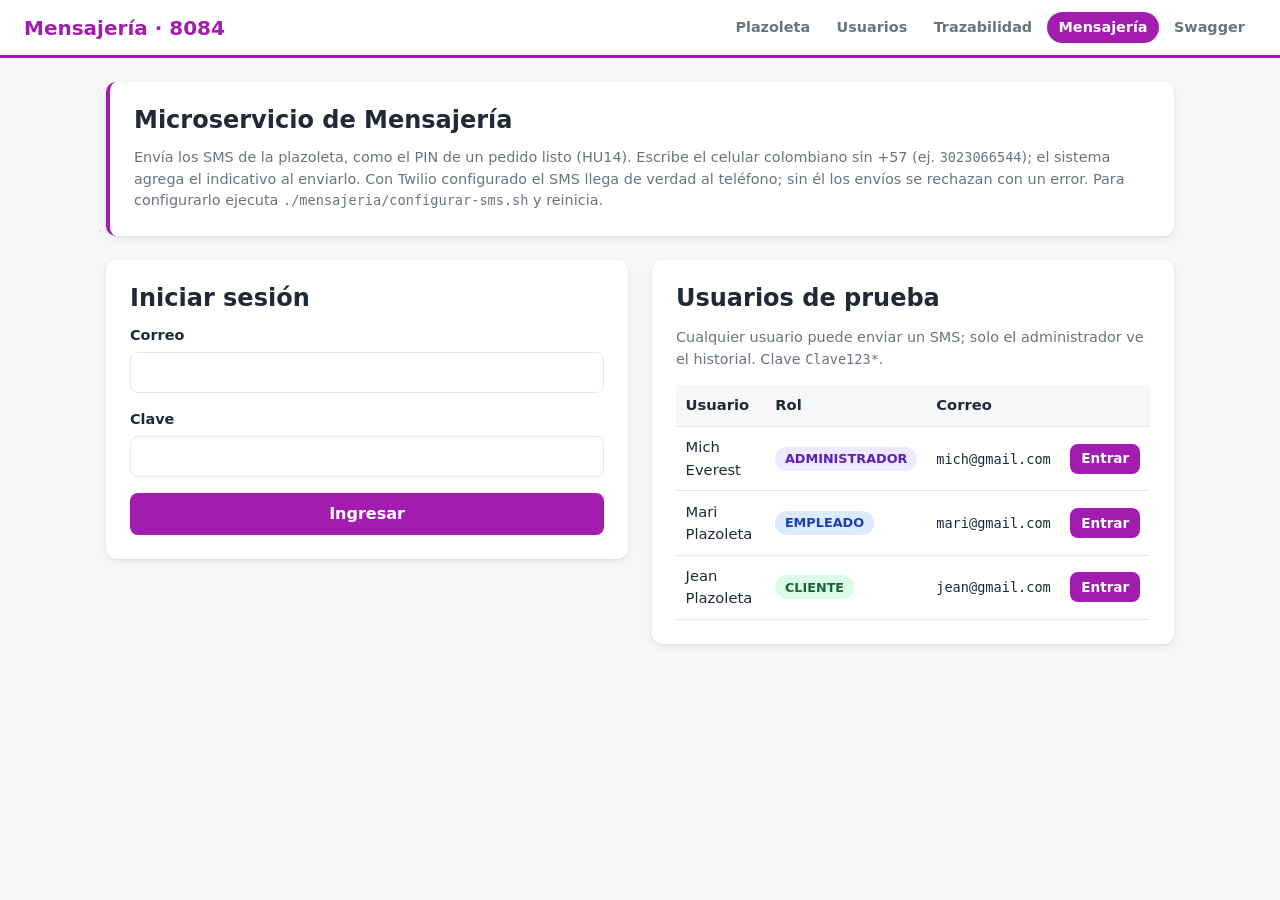
<file: mensajeria/src/main/resources/front/index.html>
<!DOCTYPE html>
<html lang="es">
<head>
    <meta charset="UTF-8">
    <meta name="viewport" content="width=device-width, initial-scale=1.0">
    <title>Consola de Mensajería</title>
    <link rel="icon" href="data:,">
    <link rel="stylesheet" href="styles.css">
</head>
<body>
    <header class="barra">
        <span class="marca">Mensajería · 8084</span>
        <nav class="servicios" aria-label="Consolas de los microservicios">
            <a href="http://localhost:8082">Plazoleta</a>
            <a href="http://localhost:8081">Usuarios</a>
            <a href="http://localhost:8083">Trazabilidad</a>
            <a href="http://localhost:8084" aria-current="page">Mensajería</a>
            <a href="/swagger-ui.html" target="_blank" rel="noopener">Swagger</a>
        </nav>
        <div id="barra-sesion" class="barra-sesion" hidden>
            <span id="sesion"></span>
            <button id="logout" class="boton boton-secundario" type="button">Salir</button>
        </div>
    </header>

    <main class="contenedor">
        <section class="panel intro">
            <h1>Microservicio de Mensajería</h1>
            <p class="texto-suave">Envía los SMS de la plazoleta, como el PIN de un pedido listo (HU14). Escribe el celular
                colombiano sin +57 (ej. <code>3023066544</code>); el sistema agrega el indicativo al enviarlo. Con Twilio
                configurado el SMS llega de verdad al teléfono; sin él los envíos se rechazan con un error. Para configurarlo ejecuta
                <code>./mensajeria/configurar-sms.sh</code> y reinicia.</p>
        </section>

        <div id="vista-publica" class="columnas" hidden>
            <section class="panel">
                <h2>Iniciar sesión</h2>
                <form id="form-login" class="formulario formulario-columna">
                    <label>Correo<input name="correo" type="email" autocomplete="username" required></label>
                    <label>Clave<input name="clave" type="password" autocomplete="current-password" required></label>
                    <button class="boton" type="submit">Ingresar</button>
                </form>
                <p id="login-mensaje" hidden></p>
            </section>

            <section class="panel">
                <h2>Usuarios de prueba</h2>
                <p class="texto-suave">Cualquier usuario puede enviar un SMS; solo el administrador ve el historial.
                    Clave <code>Clave123*</code>.</p>
                <div class="tabla-contenedor">
                    <table class="tabla">
                        <thead><tr><th>Usuario</th><th>Rol</th><th>Correo</th><th></th></tr></thead>
                        <tbody id="usuarios-prueba"></tbody>
                    </table>
                </div>
            </section>
        </div>

        <div id="vista-privada" class="pila" hidden>
            <p id="modo-sms" hidden></p>

            <section class="panel">
                <h2>Enviar SMS</h2>
                <form id="form-sms" class="formulario">
                    <label>Celular (sin +57)<input name="celular" type="tel" inputmode="numeric" pattern="3[0-9]{9}" maxlength="10" placeholder="3023066544" title="Celular colombiano: 10 dígitos que empiezan por 3, sin +57" required></label>
                    <label class="ancho-completo">Mensaje<textarea name="mensaje" rows="2" required>Hola desde la plazoleta</textarea></label>
                    <button class="boton" type="submit">Enviar</button>
                </form>
                <p id="sms-mensaje" hidden></p>
            </section>

            <section id="panel-historial" class="panel" hidden>
                <div class="encabezado-panel">
                    <h2>Historial de SMS</h2>
                    <button id="recargar-historial" class="boton boton-secundario" type="button">Actualizar</button>
                </div>
                <p class="texto-suave">Últimos 100 mensajes, el más reciente primero. Se guarda en memoria y se reinicia
                    con el servicio.</p>
                <p id="historial-mensaje" hidden></p>
                <div class="tabla-contenedor">
                    <table class="tabla">
                        <thead><tr><th>Fecha</th><th>Celular</th><th>PIN</th><th>Mensaje</th></tr></thead>
                        <tbody id="tabla-historial"></tbody>
                    </table>
                </div>
            </section>

            <section id="panel-sin-historial" class="panel" hidden>
                <h2>Historial de SMS</h2>
                <p class="texto-suave">Solo el ADMINISTRADOR puede ver el historial. Sal e ingresa con
                    <code>mich@gmail.com</code> para ver los PIN enviados a los clientes.</p>
            </section>
        </div>
    </main>

    <script>
        "use strict";

        const CONFIG = Object.freeze({
            USUARIOS_URL: "http://localhost:8081",
            MENSAJERIA_URL: "http://localhost:8084"
        });
        const TOKEN_KEY = "plazoleta.token";
        const CLAVE_PRUEBA = "Clave123*";
        const USUARIOS_PRUEBA = [
            { nombre: "Mich Everest", rol: "ADMINISTRADOR", correo: "mich@gmail.com" },
            { nombre: "Mari Plazoleta", rol: "EMPLEADO", correo: "mari@gmail.com" },
            { nombre: "Jean Plazoleta", rol: "CLIENTE", correo: "jean@gmail.com" }
        ];
        const PATRON_PIN = /PIN[^\d]*(\d{6})/;
        const MILISEGUNDOS_POR_SEGUNDO = 1000;
        const HTTP_UNAUTHORIZED = 401;
        const MENSAJE_SIN_CONEXION = "No se pudo conectar con el servidor. Verifica que los microservicios estén encendidos.";

        const $ = (selector) => document.querySelector(selector);

        function h(tag, props = {}, ...children) {
            const elemento = document.createElement(tag);
            Object.entries(props).forEach(([clave, valor]) => {
                if (clave.startsWith("on")) {
                    elemento.addEventListener(clave.slice(2).toLowerCase(), valor);
                } else if (clave === "className") {
                    elemento.className = valor;
                } else if (valor !== false && valor !== null && valor !== undefined) {
                    elemento.setAttribute(clave, valor === true ? "" : valor);
                }
            });
            elemento.append(...children.flat()
                .filter((hijo) => hijo !== null && hijo !== undefined && hijo !== false)
                .map((hijo) => (hijo instanceof Node ? hijo : document.createTextNode(String(hijo)))));
            return elemento;
        }

        function mostrarMensaje(contenedor, texto, tipo = "error") {
            contenedor.textContent = texto;
            contenedor.className = `mensaje mensaje-${tipo}`;
            contenedor.hidden = false;
        }

        async function ejecutar(contenedor, accion) {
            contenedor.hidden = true;
            try {
                const texto = await accion();
                if (texto) {
                    mostrarMensaje(contenedor, texto, "exito");
                }
            } catch (error) {
                mostrarMensaje(contenedor, error.message);
            }
        }

        function llenarTabla(tbody, filas) {
            const columnas = tbody.closest("table").querySelectorAll("th").length;
            tbody.replaceChildren(...(filas.length ? filas
                : [h("tr", {}, h("td", { colspan: columnas, className: "vacio" }, "No hay registros para mostrar"))]));
        }

        const badge = (texto) => h("span", { className: `estado estado-${texto.toLowerCase()}` }, texto.replace("_", " "));
        const formatoFecha = (iso) => new Date(iso).toLocaleString("es-CO");

        function leerToken() {
            const token = sessionStorage.getItem(TOKEN_KEY);
            if (!token) {
                return null;
            }
            const base64 = token.split(".")[1].replace(/-/g, "+").replace(/_/g, "/");
            const payload = JSON.parse(new TextDecoder().decode(Uint8Array.from(atob(base64), (c) => c.charCodeAt(0))));
            if (payload.exp * MILISEGUNDOS_POR_SEGUNDO < Date.now()) {
                sessionStorage.removeItem(TOKEN_KEY);
                return null;
            }
            return { id: payload.id, correo: payload.sub, rol: payload.rol };
        }

        function cerrarSesion() {
            sessionStorage.removeItem(TOKEN_KEY);
            location.reload();
        }

        async function api(baseUrl, ruta, { method = "GET", body } = {}) {
            const token = sessionStorage.getItem(TOKEN_KEY);
            const headers = { "Content-Type": "application/json" };
            if (token) {
                headers.Authorization = `Bearer ${token}`;
            }
            let respuesta;
            try {
                respuesta = await fetch(baseUrl + ruta, { method, headers, body: body === undefined ? undefined : JSON.stringify(body) });
            } catch {
                throw new Error(MENSAJE_SIN_CONEXION);
            }
            const texto = await respuesta.text();
            const datos = texto ? JSON.parse(texto) : null;
            if (respuesta.status === HTTP_UNAUTHORIZED && token) {
                cerrarSesion();
            }
            if (!respuesta.ok) {
                throw new Error(datos?.mensaje ?? `Error ${respuesta.status}`);
            }
            return datos;
        }

        const mensajeriaApi = (ruta, opciones) => api(CONFIG.MENSAJERIA_URL, ruta, opciones);

        async function iniciarSesion(correo, clave) {
            const sesion = await api(CONFIG.USUARIOS_URL, "/auth/login", { method: "POST", body: { correo, clave } });
            sessionStorage.setItem(TOKEN_KEY, sesion.token);
            location.reload();
        }

        function mostrarVistaPublica() {
            $("#vista-publica").hidden = false;
            llenarTabla($("#usuarios-prueba"), USUARIOS_PRUEBA.map((usuario) => h("tr", {},
                h("td", {}, usuario.nombre),
                h("td", {}, badge(usuario.rol)),
                h("td", {}, h("code", {}, usuario.correo)),
                h("td", {}, h("button", { type: "button", className: "boton boton-pequeno",
                    onClick: () => ejecutar($("#login-mensaje"), () => iniciarSesion(usuario.correo, CLAVE_PRUEBA)) },
                    "Entrar")))));
            $("#form-login").addEventListener("submit", (evento) => {
                evento.preventDefault();
                const datos = new FormData(evento.target);
                ejecutar($("#login-mensaje"), () => iniciarSesion(datos.get("correo").trim(), datos.get("clave")));
            });
        }

        function iniciar() {
            $("#logout").addEventListener("click", cerrarSesion);
            const sesion = leerToken();
            if (!sesion) {
                mostrarVistaPublica();
                return;
            }
            const esAdministrador = sesion.rol === "ADMINISTRADOR";
            $("#barra-sesion").hidden = false;
            $("#sesion").textContent = `${sesion.correo} · ${sesion.rol}`;
            $("#vista-privada").hidden = false;
            $("#panel-historial").hidden = !esAdministrador;
            $("#panel-sin-historial").hidden = esAdministrador;

            mensajeriaApi("/mensajes/modo").then((modo) => mostrarMensaje($("#modo-sms"),
                (modo.real ? "SMS REALES: " : "ATENCIÓN: ") + modo.descripcion, modo.real ? "exito" : "error"))
                .catch(() => {});

            const formulario = $("#form-sms");
            formulario.addEventListener("submit", async (evento) => {
                evento.preventDefault();
                const boton = formulario.querySelector("button[type=submit]");
                boton.disabled = true;
                await ejecutar($("#sms-mensaje"), async () => {
                    const datos = new FormData(formulario);
                    const celular = datos.get("celular").trim();
                    await mensajeriaApi("/mensajes/sms", { method: "POST", body: { celular, mensaje: datos.get("mensaje").trim() } });
                    if (esAdministrador) {
                        await cargarHistorial();
                    }
                    return `SMS enviado a ${celular}.`;
                });
                boton.disabled = false;
            });
            if (esAdministrador) {
                $("#recargar-historial").addEventListener("click", cargarHistorial);
                cargarHistorial();
            }
        }

        function cargarHistorial() {
            return ejecutar($("#historial-mensaje"), async () => {
                const mensajes = await mensajeriaApi("/mensajes/sms");
                llenarTabla($("#tabla-historial"), mensajes.map((sms) => {
                    const pin = PATRON_PIN.exec(sms.mensaje)?.[1];
                    return h("tr", {},
                        h("td", {}, formatoFecha(sms.fecha)),
                        h("td", {}, sms.celular),
                        h("td", {}, pin ? h("strong", { className: "codigo" }, pin) : h("span", { className: "texto-suave" }, "-")),
                        h("td", {}, sms.mensaje));
                }));
            });
        }

        iniciar();
    </script>
</body>
</html>
</file>
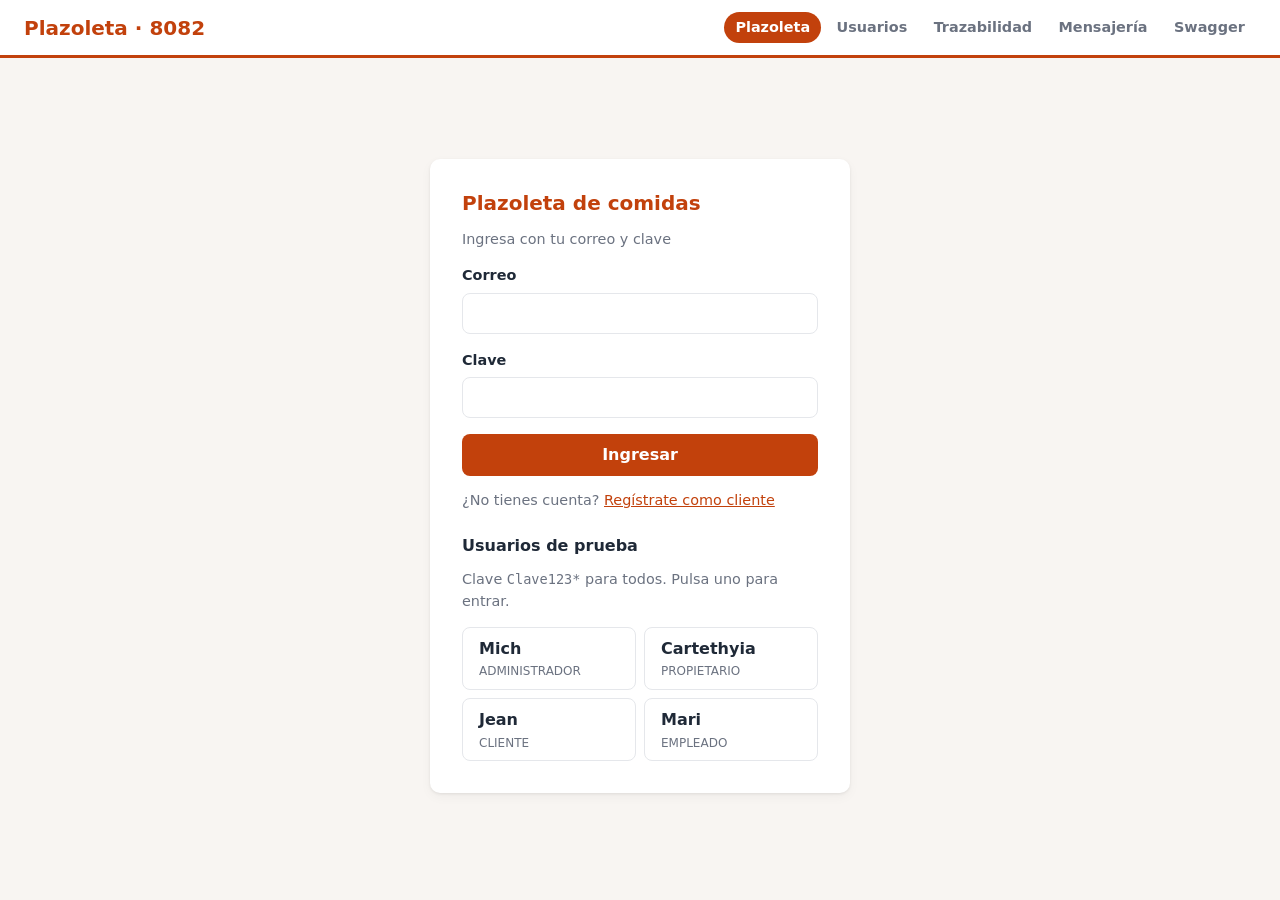
<file: plazoleta/src/main/resources/front/index.html>
<!DOCTYPE html>
<html lang="es">
<head>
    <meta charset="UTF-8">
    <meta name="viewport" content="width=device-width, initial-scale=1.0">
    <title>Plazoleta de comidas</title>
    <link rel="icon" href="data:,">
    <link rel="stylesheet" href="styles.css">
</head>
<body>
    <header id="barra" class="barra">
        <span class="marca">Plazoleta · 8082</span>
        <nav class="servicios" aria-label="Consolas de los microservicios">
            <a href="http://localhost:8082" aria-current="page">Plazoleta</a>
            <a href="http://localhost:8081">Usuarios</a>
            <a href="http://localhost:8083">Trazabilidad</a>
            <a href="http://localhost:8084">Mensajería</a>
            <a href="/swagger-ui.html" target="_blank" rel="noopener">Swagger</a>
        </nav>
        <div id="barra-sesion" class="barra-sesion" hidden>
            <span id="sesion"></span>
            <button id="logout" class="boton boton-secundario" type="button">Salir</button>
        </div>
    </header>

    <main id="vista-login" class="pagina-auth" hidden>
        <section class="auth">
            <h1 class="marca">Plazoleta de comidas</h1>
            <p class="texto-suave">Ingresa con tu correo y clave</p>
            <form id="form-login" class="formulario formulario-columna">
                <label>Correo<input name="correo" type="email" autocomplete="username" required></label>
                <label>Clave<input name="clave" type="password" autocomplete="current-password" required></label>
                <button class="boton" type="submit">Ingresar</button>
            </form>
            <p id="login-mensaje" hidden></p>
            <p class="texto-suave">¿No tienes cuenta? <button id="ir-registro" class="enlace" type="button">Regístrate como cliente</button></p>
            <h2 class="subtitulo">Usuarios de prueba</h2>
            <p class="texto-suave">Clave <code>Clave123*</code> para todos. Pulsa uno para entrar.</p>
            <ul id="usuarios-prueba" class="usuarios-prueba"></ul>
        </section>
    </main>

    <main id="vista-registro" class="pagina-auth" hidden>
        <section class="auth">
            <h1 class="marca">Crear cuenta de cliente</h1>
            <form id="form-registro" class="formulario formulario-columna">
                <label>Nombre<input name="nombre" required></label>
                <label>Apellido<input name="apellido" required></label>
                <label>Número de documento<input name="numeroDocumento" inputmode="numeric" required></label>
                <label>Celular (sin +57)<input name="celular" type="tel" inputmode="numeric" pattern="3[0-9]{9}" maxlength="10" placeholder="3023066544" title="Celular colombiano: 10 dígitos que empiezan por 3, sin +57" required></label>
                <label>Correo<input name="correo" type="email" autocomplete="email" placeholder="nombre@gmail.com" required></label>
                <label>Clave<input name="clave" type="password" autocomplete="new-password" required></label>
                <button class="boton" type="submit">Registrarme</button>
            </form>
            <p id="registro-mensaje" hidden></p>
            <p class="texto-suave"><button id="ir-login" class="enlace" type="button">Volver a iniciar sesión</button></p>
        </section>
    </main>

    <main id="vista-ADMINISTRADOR" class="contenedor" hidden>
        <section class="panel">
            <h2>Crear propietario</h2>
            <form id="form-propietario" class="formulario">
                <label>Nombre<input name="nombre" required></label>
                <label>Apellido<input name="apellido" required></label>
                <label>Número de documento<input name="numeroDocumento" inputmode="numeric" required></label>
                <label>Celular (sin +57)<input name="celular" type="tel" inputmode="numeric" pattern="3[0-9]{9}" maxlength="10" placeholder="3023066544" title="Celular colombiano: 10 dígitos que empiezan por 3, sin +57" required></label>
                <label>Fecha de nacimiento<input name="fechaNacimiento" type="date" required></label>
                <label>Correo<input name="correo" type="email" placeholder="nombre@gmail.com" required></label>
                <label>Clave<input name="clave" type="password" autocomplete="new-password" required></label>
                <button class="boton" type="submit">Crear propietario</button>
            </form>
            <p id="admin-mensaje-propietario" hidden></p>
        </section>

        <section class="panel">
            <h2>Crear restaurante</h2>
            <form id="form-restaurante" class="formulario">
                <label>Nombre<input name="nombre" required></label>
                <label>NIT<input name="nit" inputmode="numeric" required></label>
                <label>Dirección<input name="direccion" required></label>
                <label>Teléfono (sin +57)<input name="telefono" type="tel" inputmode="numeric" pattern="[0-9]{10}" maxlength="10" placeholder="6044441234" title="10 dígitos, sin +57" required></label>
                <label>URL del logo<input name="urlLogo" type="url" required></label>
                <label>Id del propietario<input name="idPropietario" type="number" min="1" placeholder="2 = Cartethyia" required></label>
                <button class="boton" type="submit">Crear restaurante</button>
            </form>
            <p id="admin-mensaje-restaurante" hidden></p>
        </section>
    </main>

    <main id="vista-PROPIETARIO" class="contenedor" hidden>
        <section class="panel">
            <h2>Mi restaurante</h2>
            <p id="prop-mensaje-restaurante" hidden></p>
            <div id="prop-restaurante" class="restaurante" hidden>
                <img id="prop-logo" class="logo" alt="">
                <div>
                    <h3 id="prop-nombre"></h3>
                    <p id="prop-detalle" class="texto-suave"></p>
                </div>
            </div>
        </section>

        <div id="prop-gestion" class="grupo-paneles" hidden>
            <section class="panel">
                <h2>Crear plato</h2>
                <form id="form-plato" class="formulario">
                    <label>Nombre<input name="nombre" required></label>
                    <label>Precio<input name="precio" type="number" min="1" step="1" required></label>
                    <label>Categoría<select name="idCategoria" class="selector-categoria" data-tipo="number" required></select></label>
                    <label>URL de la imagen<input name="urlImagen" type="url" required></label>
                    <label class="ancho-completo">Descripción<textarea name="descripcion" rows="2" required></textarea></label>
                    <button class="boton" type="submit">Crear plato</button>
                </form>
                <p id="prop-mensaje-plato" hidden></p>
            </section>

            <section class="panel">
                <div class="encabezado-panel">
                    <h2>Mis platos</h2>
                    <label class="filtro">Categoría
                        <select id="prop-filtro-categoria" class="selector-categoria">
                            <option value="">Todas</option>
                        </select>
                    </label>
                </div>
                <p id="prop-mensaje-platos" hidden></p>
                <div class="tabla-contenedor">
                    <table class="tabla">
                        <thead><tr><th>Plato</th><th>Categoría</th><th>Precio</th><th>Descripción</th><th>Estado</th><th>Acciones</th></tr></thead>
                        <tbody id="prop-platos"></tbody>
                    </table>
                </div>
                <nav id="prop-paginacion-platos" class="paginacion"></nav>
            </section>

            <section class="panel">
                <h2>Crear empleado</h2>
                <form id="form-empleado" class="formulario">
                    <label>Nombre<input name="nombre" required></label>
                    <label>Apellido<input name="apellido" required></label>
                    <label>Número de documento<input name="numeroDocumento" inputmode="numeric" required></label>
                    <label>Celular (sin +57)<input name="celular" type="tel" inputmode="numeric" pattern="3[0-9]{9}" maxlength="10" placeholder="3023066544" title="Celular colombiano: 10 dígitos que empiezan por 3, sin +57" required></label>
                    <label>Correo<input name="correo" type="email" placeholder="nombre@gmail.com" required></label>
                    <label>Clave<input name="clave" type="password" autocomplete="new-password" required></label>
                    <button class="boton" type="submit">Crear empleado</button>
                </form>
                <p id="prop-mensaje-empleado" hidden></p>
            </section>

            <section class="panel">
                <div class="encabezado-panel">
                    <h2>Eficiencia de pedidos</h2>
                    <button id="prop-recargar-eficiencia" class="boton boton-secundario" type="button">Actualizar</button>
                </div>
                <p>Tiempo promedio del restaurante: <strong id="prop-promedio">-</strong></p>
                <p id="prop-mensaje-eficiencia" hidden></p>
                <div class="tabla-contenedor">
                    <table class="tabla">
                        <thead><tr><th>Pedido</th><th>Creado</th><th>Entregado</th><th>Duración</th><th>Comparación</th></tr></thead>
                        <tbody id="prop-eficiencia"></tbody>
                    </table>
                </div>
                <nav id="prop-paginacion-eficiencia" class="paginacion"></nav>

                <h3>Ranking de empleados</h3>
                <p class="texto-suave">Tiempo medio entre "en preparación" y "listo" en pedidos entregados.</p>
                <div class="tabla-contenedor">
                    <table class="tabla">
                        <thead><tr><th>Posición</th><th>Empleado</th><th>Tiempo medio</th><th>Pedidos</th></tr></thead>
                        <tbody id="prop-ranking"></tbody>
                    </table>
                </div>
                <nav id="prop-paginacion-ranking" class="paginacion"></nav>
            </section>
        </div>
    </main>

    <main id="vista-EMPLEADO" class="contenedor" hidden>
        <section class="panel">
            <div class="encabezado-panel">
                <h2>Pedidos de mi restaurante</h2>
                <div class="fila">
                    <label class="filtro">Estado
                        <select id="empleado-filtro">
                            <option value="">Todos</option>
                            <option value="PENDIENTE">Pendiente</option>
                            <option value="EN_PREPARACION">En preparación</option>
                            <option value="LISTO">Listo</option>
                            <option value="ENTREGADO">Entregado</option>
                            <option value="CANCELADO">Cancelado</option>
                        </select>
                    </label>
                    <button id="empleado-recargar" class="boton boton-secundario" type="button">Actualizar</button>
                </div>
            </div>
            <p class="ayuda">¿Cómo funciona el PIN? <strong>Asignarme</strong> → <strong>Marcar listo</strong>: el sistema
                genera un PIN de 6 dígitos y se lo envía por SMS al celular del cliente. El cliente llega, te dice su PIN,
                lo escribes y pulsas <strong>Entregar</strong>. Si no coincide, no se entrega. Si al cliente no le llegó, pulsa
                <strong>Reenviar PIN</strong>. Atajo para avanzar rápido: <strong>Listo sin SMS</strong> (no envía nada, se
                entrega sin PIN y queda registrado como "Sin SMS").</p>
            <p id="empleado-modo-sms" hidden></p>
            <p id="empleado-mensaje" hidden></p>
            <div class="tabla-contenedor">
                <table class="tabla">
                    <thead><tr><th>Pedido</th><th>Fecha</th><th>Cliente</th><th>Estado</th><th>Aviso</th><th>Platos</th><th>Empleado</th><th>Acciones</th></tr></thead>
                    <tbody id="empleado-pedidos"></tbody>
                </table>
            </div>
            <nav id="empleado-paginacion" class="paginacion"></nav>
        </section>
    </main>

    <main id="vista-CLIENTE" class="contenedor" hidden>
        <section class="panel">
            <h2>Restaurantes</h2>
            <p id="cliente-mensaje-restaurantes" hidden></p>
            <div id="cliente-restaurantes" class="grilla"></div>
            <nav id="cliente-paginacion-restaurantes" class="paginacion"></nav>
        </section>

        <section id="cliente-menu" class="panel" hidden>
            <div class="encabezado-panel">
                <h2 id="cliente-titulo-menu"></h2>
                <label class="filtro">Categoría
                    <select id="cliente-filtro-categoria">
                        <option value="">Todas</option>
                    </select>
                </label>
            </div>
            <p id="cliente-mensaje-menu" hidden></p>
            <div id="cliente-platos" class="grilla"></div>
            <nav id="cliente-paginacion-platos" class="paginacion"></nav>

            <div class="carrito">
                <h3>Tu pedido</h3>
                <ul id="cliente-carrito" class="lista"></ul>
                <p class="total">Total: <strong id="cliente-total"></strong></p>
                <button id="cliente-enviar" class="boton" type="button" disabled>Enviar pedido</button>
                <p id="cliente-mensaje-carrito" hidden></p>
            </div>
        </section>

        <section class="panel">
            <div class="encabezado-panel">
                <h2>Mis pedidos</h2>
                <button id="cliente-recargar" class="boton boton-secundario" type="button">Actualizar</button>
            </div>
            <p class="ayuda">Cuando tu pedido esté <strong>LISTO</strong> te llega un SMS con un PIN de 6 dígitos. Díselo
                al empleado para que te entregue el pedido.</p>
            <p id="cliente-mensaje-pedidos" hidden></p>
            <div class="tabla-contenedor">
                <table class="tabla">
                    <thead><tr><th>Pedido</th><th>Fecha</th><th>Estado</th><th>Aviso</th><th>Platos</th><th>Acciones</th></tr></thead>
                    <tbody id="cliente-pedidos"></tbody>
                </table>
            </div>
            <nav id="cliente-paginacion-pedidos" class="paginacion"></nav>
        </section>

        <section id="cliente-trazabilidad" class="panel" hidden>
            <h2 id="cliente-titulo-trazabilidad"></h2>
            <ol id="cliente-lista-trazabilidad" class="linea-tiempo"></ol>
        </section>
    </main>
    <script>
        "use strict";

        const CONFIG = Object.freeze({
            USUARIOS_URL: "http://localhost:8081",
            PLAZOLETA_URL: "http://localhost:8082",
            TRAZABILIDAD_URL: "http://localhost:8083",
            MENSAJERIA_URL: "http://localhost:8084"
        });
        const ESTADO_SMS_REAL = "REAL";
        const ROLES = Object.freeze({
            ADMINISTRADOR: "ADMINISTRADOR",
            PROPIETARIO: "PROPIETARIO",
            EMPLEADO: "EMPLEADO",
            CLIENTE: "CLIENTE"
        });
        const TOKEN_KEY = "plazoleta.token";
        const CLAVE_PRUEBA = "Clave123*";
        const USUARIOS_PRUEBA = [
            { nombre: "Mich", rol: "ADMINISTRADOR", correo: "mich@gmail.com" },
            { nombre: "Cartethyia", rol: "PROPIETARIO", correo: "cartethyia@gmail.com" },
            { nombre: "Jean", rol: "CLIENTE", correo: "jean@gmail.com" },
            { nombre: "Mari", rol: "EMPLEADO", correo: "mari@gmail.com" }
        ];
        const HTTP_UNAUTHORIZED = 401;
        const MILISEGUNDOS_POR_SEGUNDO = 1000;
        const SEGUNDOS_POR_MINUTO = 60;
        const TAMANO_GRILLA = 6;
        const TAMANO_TABLA = 5;
        const LONGITUD_PIN = 6;
        const ESTADOS_FINALES = ["ENTREGADO", "CANCELADO"];
        const MENSAJE_SIN_CONEXION = "No se pudo conectar con el servidor. Verifica que los microservicios estén encendidos.";
        const FORMATO_PRECIO = new Intl.NumberFormat("es-CO", { style: "currency", currency: "COP", maximumFractionDigits: 0 });

        const cliente = { restaurante: null, categoriaId: "", paginaPedidos: 0, carrito: new Map() };
        const empleado = { filtro: "", pagina: 0, estadoSms: null };
        const propietario = { restaurante: null, categorias: new Map(), categoriaId: "", paginaPlatos: 0 };

        const $ = (selector) => document.querySelector(selector);

        function h(tag, props = {}, ...children) {
            const elemento = document.createElement(tag);
            Object.entries(props).forEach(([clave, valor]) => {
                if (clave.startsWith("on")) {
                    elemento.addEventListener(clave.slice(2).toLowerCase(), valor);
                } else if (clave === "className") {
                    elemento.className = valor;
                } else if (valor !== false && valor !== null && valor !== undefined) {
                    elemento.setAttribute(clave, valor === true ? "" : valor);
                }
            });
            elemento.append(...children.flat()
                .filter((hijo) => hijo !== null && hijo !== undefined && hijo !== false)
                .map((hijo) => (hijo instanceof Node ? hijo : document.createTextNode(String(hijo)))));
            return elemento;
        }

        function mostrarMensaje(contenedor, texto, tipo = "error") {
            contenedor.textContent = texto;
            contenedor.className = `mensaje mensaje-${tipo}`;
            contenedor.hidden = false;
        }

        async function ejecutar(contenedor, accion) {
            contenedor.hidden = true;
            try {
                const texto = await accion();
                if (texto) {
                    mostrarMensaje(contenedor, texto, "exito");
                }
            } catch (error) {
                mostrarMensaje(contenedor, error.message);
            }
        }

        function alEnviar(selectorFormulario, selectorMensaje, accion) {
            const formulario = $(selectorFormulario);
            formulario.addEventListener("submit", async (evento) => {
                evento.preventDefault();
                const boton = formulario.querySelector("button[type=submit]");
                boton.disabled = true;
                await ejecutar($(selectorMensaje), async () => {
                    const texto = await accion(datosDe(formulario));
                    formulario.reset();
                    return texto;
                });
                boton.disabled = false;
            });
        }

        function datosDe(formulario) {
            return Object.fromEntries([...formulario.elements]
                .filter((campo) => campo.name)
                .map((campo) => [campo.name, valorDe(campo)]));
        }

        function valorDe(campo) {
            if (campo.type === "number" || campo.dataset.tipo === "number") {
                return campo.value === "" ? null : Number(campo.value);
            }
            return campo.type === "password" ? campo.value : campo.value.trim();
        }

        function paginar(contenedor, pagina, alCambiar) {
            contenedor.replaceChildren(
                h("button", { type: "button", className: "boton boton-secundario", disabled: pagina.page === 0,
                    onClick: () => alCambiar(pagina.page - 1) }, "Anterior"),
                h("span", {}, `Página ${pagina.totalPages === 0 ? 0 : pagina.page + 1} de ${pagina.totalPages}`),
                h("button", { type: "button", className: "boton boton-secundario",
                    disabled: pagina.page + 1 >= pagina.totalPages, onClick: () => alCambiar(pagina.page + 1) }, "Siguiente"));
        }

        function llenarTabla(tbody, filas) {
            const columnas = tbody.closest("table").querySelectorAll("th").length;
            tbody.replaceChildren(...(filas.length ? filas
                : [h("tr", {}, h("td", { colspan: columnas, className: "vacio" }, "No hay registros para mostrar"))]));
        }

        function boton(texto, onClick, clase = "boton") {
            return h("button", { className: clase, type: "button", onClick }, texto);
        }

        const avisoBadge = (notificacion) => notificacion === "SMS"
            ? h("span", { className: "estado estado-listo", title: "El PIN se envió por SMS" }, "SMS")
            : notificacion === "SIN_SMS"
                ? h("span", { className: "estado estado-pendiente", title: "Se usó el atajo: sin SMS ni PIN" }, "Sin SMS")
                : h("span", { className: "texto-suave" }, "-");
        const estadoBadge = (estado) => h("span", { className: `estado estado-${estado.toLowerCase()}` }, estado.replace("_", " "));
        const formatoPrecio = (valor) => FORMATO_PRECIO.format(valor);
        const formatoFecha = (iso) => new Date(iso).toLocaleString("es-CO");
        const resumenPlatos = (pedido) => pedido.platos.map((plato) => `${plato.cantidad} × ${plato.nombre}`).join(", ");

        function formatoDuracion(segundos) {
            const total = Math.round(segundos);
            const minutos = Math.floor(total / SEGUNDOS_POR_MINUTO);
            return minutos > 0 ? `${minutos} min ${total % SEGUNDOS_POR_MINUTO} s` : `${total} s`;
        }

        function obtenerSesion() {
            const token = sessionStorage.getItem(TOKEN_KEY);
            if (!token) {
                return null;
            }
            const base64 = token.split(".")[1].replace(/-/g, "+").replace(/_/g, "/");
            const payload = JSON.parse(new TextDecoder().decode(Uint8Array.from(atob(base64), (c) => c.charCodeAt(0))));
            if (payload.exp * MILISEGUNDOS_POR_SEGUNDO < Date.now()) {
                sessionStorage.removeItem(TOKEN_KEY);
                return null;
            }
            return { id: payload.id, correo: payload.sub, rol: payload.rol };
        }

        function cerrarSesion() {
            sessionStorage.removeItem(TOKEN_KEY);
            location.reload();
        }

        async function api(baseUrl, ruta, { method = "GET", body } = {}) {
            const token = sessionStorage.getItem(TOKEN_KEY);
            const headers = { "Content-Type": "application/json" };
            if (token) {
                headers.Authorization = `Bearer ${token}`;
            }
            let respuesta;
            try {
                respuesta = await fetch(baseUrl + ruta, { method, headers, body: body === undefined ? undefined : JSON.stringify(body) });
            } catch {
                throw new Error(MENSAJE_SIN_CONEXION);
            }
            const texto = await respuesta.text();
            const datos = texto ? JSON.parse(texto) : null;
            if (respuesta.status === HTTP_UNAUTHORIZED && token) {
                cerrarSesion();
            }
            if (!respuesta.ok) {
                throw new Error(datos?.mensaje ?? `Error ${respuesta.status}`);
            }
            return datos;
        }

        const usuariosApi = (ruta, opciones) => api(CONFIG.USUARIOS_URL, ruta, opciones);
        const plazoletaApi = (ruta, opciones) => api(CONFIG.PLAZOLETA_URL, ruta, opciones);
        const trazabilidadApi = (ruta, opciones) => api(CONFIG.TRAZABILIDAD_URL, ruta, opciones);

        function mostrarVista(nombre) {
            document.querySelectorAll("main").forEach((vista) => { vista.hidden = vista.id !== `vista-${nombre}`; });
        }

        function iniciarAplicacion() {
            registrarEventos();
            const sesion = obtenerSesion();
            if (!sesion) {
                mostrarVista("login");
                mostrarUsuariosPrueba();
                return;
            }
            $("#barra-sesion").hidden = false;
            $("#sesion").textContent = `${sesion.correo} · ${sesion.rol}`;
            mostrarVista(sesion.rol);
            ({
                [ROLES.ADMINISTRADOR]: () => {},
                [ROLES.PROPIETARIO]: iniciarPropietario,
                [ROLES.EMPLEADO]: iniciarEmpleado,
                [ROLES.CLIENTE]: iniciarCliente
            })[sesion.rol]();
        }

        function mostrarUsuariosPrueba() {
            $("#usuarios-prueba").replaceChildren(...USUARIOS_PRUEBA.map((usuario) => h("li", {},
                h("button", { type: "button", className: "boton boton-secundario usuario-prueba",
                    onClick: () => ejecutar($("#login-mensaje"), async () => {
                        const sesion = await usuariosApi("/auth/login", { method: "POST",
                            body: { correo: usuario.correo, clave: CLAVE_PRUEBA } });
                        sessionStorage.setItem(TOKEN_KEY, sesion.token);
                        location.reload();
                    }) },
                    h("strong", {}, usuario.nombre), h("span", { className: "texto-suave" }, usuario.rol)))));
        }

        function registrarEventos() {
            $("#logout").addEventListener("click", cerrarSesion);
            $("#ir-registro").addEventListener("click", () => mostrarVista("registro"));
            $("#ir-login").addEventListener("click", () => mostrarVista("login"));
            alEnviar("#form-login", "#login-mensaje", async (datos) => {
                const sesion = await usuariosApi("/auth/login", { method: "POST", body: datos });
                sessionStorage.setItem(TOKEN_KEY, sesion.token);
                location.reload();
            });
            alEnviar("#form-registro", "#registro-mensaje", async (datos) => {
                const usuario = await usuariosApi("/usuarios/cliente", { method: "POST", body: datos });
                return `Cuenta creada con id ${usuario.id}. Ya puedes iniciar sesión.`;
            });
            alEnviar("#form-propietario", "#admin-mensaje-propietario", async (datos) => {
                const usuario = await usuariosApi("/usuarios/propietario", { method: "POST", body: datos });
                return `Propietario creado con id ${usuario.id}`;
            });
            alEnviar("#form-restaurante", "#admin-mensaje-restaurante", async (datos) => {
                const restaurante = await plazoletaApi("/restaurantes", { method: "POST", body: datos });
                return `Restaurante "${restaurante.nombre}" creado con id ${restaurante.id}`;
            });
            alEnviar("#form-plato", "#prop-mensaje-plato", crearPlato);
            alEnviar("#form-empleado", "#prop-mensaje-empleado", async (datos) => {
                const nuevo = await plazoletaApi("/empleados", { method: "POST", body: datos });
                return `Empleado creado con id ${nuevo.id} y vinculado a tu restaurante`;
            });
            $("#prop-filtro-categoria").addEventListener("change", (evento) => {
                propietario.categoriaId = evento.target.value;
                cargarPlatosPropietario(0);
            });
            $("#prop-recargar-eficiencia").addEventListener("click", () => {
                cargarEficiencia(0);
                cargarRanking(0);
            });
            $("#empleado-filtro").addEventListener("change", (evento) => {
                empleado.filtro = evento.target.value;
                cargarPedidosEmpleado(0);
            });
            $("#empleado-recargar").addEventListener("click", () => cargarPedidosEmpleado(empleado.pagina));
            $("#cliente-filtro-categoria").addEventListener("change", (evento) => {
                cliente.categoriaId = evento.target.value;
                cargarPlatosCliente(0);
            });
            $("#cliente-enviar").addEventListener("click", enviarPedido);
            $("#cliente-recargar").addEventListener("click", () => cargarPedidosCliente(cliente.paginaPedidos));
        }

        async function cargarCategorias(selector, contenedorMensaje) {
            await ejecutar(contenedorMensaje, async () => {
                const categorias = await plazoletaApi("/categorias");
                categorias.forEach((categoria) => propietario.categorias.set(categoria.id, categoria.nombre));
                document.querySelectorAll(selector).forEach((select) =>
                    select.append(...categorias.map((categoria) => h("option", { value: categoria.id }, categoria.nombre))));
            });
        }

        async function iniciarPropietario() {
            await ejecutar($("#prop-mensaje-restaurante"), async () => {
                const restaurante = await plazoletaApi("/restaurantes/mio");
                propietario.restaurante = restaurante;
                $("#prop-logo").src = restaurante.urlLogo;
                $("#prop-logo").alt = `Logo de ${restaurante.nombre}`;
                $("#prop-nombre").textContent = restaurante.nombre;
                $("#prop-detalle").textContent =
                    `NIT ${restaurante.nit} · ${restaurante.direccion} · Tel. ${restaurante.telefono} · Id ${restaurante.id}`;
                $("#prop-restaurante").hidden = false;
            });
            if (!propietario.restaurante) {
                return;
            }
            $("#prop-gestion").hidden = false;
            await cargarCategorias("#vista-PROPIETARIO .selector-categoria", $("#prop-mensaje-plato"));
            cargarPlatosPropietario(0);
            cargarEficiencia(0);
            cargarRanking(0);
        }

        async function crearPlato(datos) {
            const plato = await plazoletaApi("/platos", {
                method: "POST",
                body: { ...datos, idRestaurante: propietario.restaurante.id }
            });
            await cargarPlatosPropietario(propietario.paginaPlatos);
            return `Plato "${plato.nombre}" creado con id ${plato.id}`;
        }

        function cargarPlatosPropietario(pagina) {
            propietario.paginaPlatos = pagina;
            return ejecutar($("#prop-mensaje-platos"), async () => {
                const filtro = propietario.categoriaId ? `&categoriaId=${propietario.categoriaId}` : "";
                const datos = await plazoletaApi(
                    `/restaurantes/${propietario.restaurante.id}/platos?page=${pagina}&size=${TAMANO_TABLA}${filtro}`);
                llenarTabla($("#prop-platos"), datos.content.map(filaPlatoPropietario));
                paginar($("#prop-paginacion-platos"), datos, cargarPlatosPropietario);
            });
        }

        function filaPlatoPropietario(plato) {
            const precio = h("input", { type: "number", min: "1", step: "1", value: plato.precio, className: "precio-input",
                "aria-label": `Precio de ${plato.nombre}` });
            const descripcion = h("input", { value: plato.descripcion, "aria-label": `Descripción de ${plato.nombre}` });
            return h("tr", {},
                h("td", {}, plato.nombre),
                h("td", {}, propietario.categorias.get(plato.idCategoria) ?? plato.idCategoria),
                h("td", {}, precio, h("small", { className: "texto-suave" }, formatoPrecio(plato.precio))),
                h("td", {}, descripcion),
                h("td", {}, h("span", { className: plato.activo ? "estado estado-listo" : "estado estado-cancelado" },
                    plato.activo ? "Activo" : "Inactivo")),
                h("td", { className: "acciones" },
                    boton("Guardar", () => modificarPlato(`/platos/${plato.id}`, "PUT",
                        { precio: Number(precio.value), descripcion: descripcion.value.trim() },
                        `Plato "${plato.nombre}" actualizado`)),
                    boton(plato.activo ? "Desactivar" : "Activar", () => modificarPlato(`/platos/${plato.id}/estado`, "PATCH",
                        { activo: !plato.activo }, `Plato "${plato.nombre}" ${plato.activo ? "desactivado" : "activado"}`),
                    "boton boton-secundario")));
        }

        function modificarPlato(ruta, method, body, textoExito) {
            return ejecutar($("#prop-mensaje-platos"), async () => {
                await plazoletaApi(ruta, { method, body });
                await cargarPlatosPropietario(propietario.paginaPlatos);
                return textoExito;
            });
        }

        function cargarEficiencia(pagina) {
            return ejecutar($("#prop-mensaje-eficiencia"), async () => {
                const datos = await trazabilidadApi(`/trazabilidad/eficiencia/pedidos?page=${pagina}&size=${TAMANO_TABLA}`);
                $("#prop-promedio").textContent = formatoDuracion(datos.promedioSegundos);
                llenarTabla($("#prop-eficiencia"), datos.pedidos.content.map((pedido) =>
                    h("tr", { className: pedido.superaPromedio ? "fila-alerta" : null },
                        h("td", {}, `#${pedido.idPedido}`),
                        h("td", {}, formatoFecha(pedido.fechaInicio)),
                        h("td", {}, formatoFecha(pedido.fechaEntrega)),
                        h("td", {}, formatoDuracion(pedido.duracionSegundos)),
                        h("td", {}, pedido.superaPromedio ? "Supera el promedio" : "Dentro del promedio"))));
                paginar($("#prop-paginacion-eficiencia"), datos.pedidos, cargarEficiencia);
            });
        }

        function cargarRanking(pagina) {
            return ejecutar($("#prop-mensaje-eficiencia"), async () => {
                const datos = await trazabilidadApi(`/trazabilidad/eficiencia/empleados?page=${pagina}&size=${TAMANO_TABLA}`);
                llenarTabla($("#prop-ranking"), datos.content.map((fila) => h("tr", {},
                    h("td", {}, fila.posicion),
                    h("td", {}, fila.correoEmpleado ?? `Empleado ${fila.idEmpleado}`),
                    h("td", {}, formatoDuracion(fila.promedioSegundos)),
                    h("td", {}, fila.pedidosAtendidos))));
                paginar($("#prop-paginacion-ranking"), datos, cargarRanking);
            });
        }

        async function iniciarEmpleado() {
            cargarPedidosEmpleado(0);
            try {
                const modo = await api(CONFIG.MENSAJERIA_URL, "/mensajes/modo");
                empleado.estadoSms = modo.estado;
                mostrarMensaje($("#empleado-modo-sms"), (modo.real ? "SMS REALES: " : "ATENCIÓN: ") + modo.descripcion,
                    modo.real ? "exito" : "error");
            } catch {
                empleado.estadoSms = null;
            }
        }

        function cargarPedidosEmpleado(pagina) {
            empleado.pagina = pagina;
            return ejecutar($("#empleado-mensaje"), async () => {
                const filtro = empleado.filtro ? `&estado=${empleado.filtro}` : "";
                const datos = await plazoletaApi(`/pedidos?page=${pagina}&size=${TAMANO_TABLA}${filtro}`);
                llenarTabla($("#empleado-pedidos"), datos.content.map((pedido) => h("tr", {},
                    h("td", {}, `#${pedido.id}`),
                    h("td", {}, formatoFecha(pedido.fecha)),
                    h("td", {}, `Cliente ${pedido.idCliente}`),
                    h("td", {}, estadoBadge(pedido.estado)),
                    h("td", {}, avisoBadge(pedido.notificacion)),
                    h("td", {}, resumenPlatos(pedido)),
                    h("td", {}, pedido.idEmpleado ?? "Sin asignar"),
                    h("td", { className: "acciones" }, accionesEmpleado(pedido)))));
                paginar($("#empleado-paginacion"), datos, cargarPedidosEmpleado);
            });
        }

        function accionesEmpleado(pedido) {
            if (pedido.estado === "PENDIENTE") {
                return boton("Asignarme", () => cambiarEstadoPedido(pedido.id, "asignar", undefined,
                    `Pedido #${pedido.id} asignado. Ahora está en preparación.`));
            }
            if (pedido.estado === "EN_PREPARACION") {
                return h("div", { className: "fila" },
                    boton("Marcar listo", () => cambiarEstadoPedido(pedido.id, "listo", undefined,
                        empleado.estadoSms === "SIMULADO"
                            ? `Pedido #${pedido.id} listo. Modo de desarrollo: el PIN no llegó al celular; búscalo en la terminal o en la consola de Mensajería.`
                            : `Pedido #${pedido.id} listo. El PIN llegó por SMS al celular del cliente; pídeselo para entregar.`)),
                    boton("Listo sin SMS", () => cambiarEstadoPedido(pedido.id, "listo?sinSms=true", undefined,
                        `Pedido #${pedido.id} listo SIN SMS (atajo). Quedó registrado; se entrega sin PIN.`), "boton boton-secundario"));
            }
            if (pedido.estado === "LISTO" && pedido.notificacion === "SIN_SMS") {
                return h("div", { className: "fila" },
                    boton("Entregar sin PIN", () => cambiarEstadoPedido(pedido.id, "entregar", undefined,
                        `Pedido #${pedido.id} entregado sin PIN (registrado como "sin SMS").`)),
                    boton("Enviar PIN por SMS", () => cambiarEstadoPedido(pedido.id, "reenviar-pin", undefined,
                        `Se envió por SMS un PIN para el pedido #${pedido.id}; ahora se entrega con PIN.`), "boton boton-secundario"));
            }
            if (pedido.estado === "LISTO") {
                const pin = h("input", { className: "pin", inputmode: "numeric", maxlength: LONGITUD_PIN, placeholder: "PIN",
                    "aria-label": `PIN del pedido ${pedido.id}` });
                return h("div", { className: "fila" }, pin, boton("Entregar", () => cambiarEstadoPedido(pedido.id, "entregar",
                    { pin: pin.value.trim() }, `Pedido #${pedido.id} entregado.`)),
                    boton("Reenviar PIN", () => cambiarEstadoPedido(pedido.id, "reenviar-pin", undefined,
                        `Se reenvió por SMS el PIN del pedido #${pedido.id} al celular del cliente.`), "boton boton-secundario"));
            }
            return h("span", { className: "texto-suave" }, "Sin acciones");
        }

        function cambiarEstadoPedido(idPedido, accion, body, textoExito) {
            return ejecutar($("#empleado-mensaje"), async () => {
                await plazoletaApi(`/pedidos/${idPedido}/${accion}`, { method: "PATCH", body });
                await cargarPedidosEmpleado(empleado.pagina);
                return textoExito;
            });
        }

        function iniciarCliente() {
            cargarRestaurantes(0);
            cargarCategorias("#cliente-filtro-categoria", $("#cliente-mensaje-menu"));
            cargarPedidosCliente(0);
        }

        function cargarRestaurantes(pagina) {
            return ejecutar($("#cliente-mensaje-restaurantes"), async () => {
                const datos = await plazoletaApi(`/restaurantes?page=${pagina}&size=${TAMANO_GRILLA}`);
                $("#cliente-restaurantes").replaceChildren(...datos.content.map((restaurante) =>
                    h("article", { className: "tarjeta" },
                        h("img", { className: "tarjeta-imagen", src: restaurante.urlLogo, alt: `Logo de ${restaurante.nombre}` }),
                        h("h3", {}, restaurante.nombre),
                        boton("Ver menú", () => seleccionarRestaurante(restaurante)))));
                paginar($("#cliente-paginacion-restaurantes"), datos, cargarRestaurantes);
                return datos.totalElements === 0 ? "Aún no hay restaurantes registrados" : null;
            });
        }

        function seleccionarRestaurante(restaurante) {
            cliente.restaurante = restaurante;
            cliente.carrito.clear();
            $("#cliente-menu").hidden = false;
            $("#cliente-titulo-menu").textContent = `Menú de ${restaurante.nombre}`;
            mostrarCarrito();
            cargarPlatosCliente(0);
            $("#cliente-menu").scrollIntoView({ behavior: "smooth" });
        }

        function cargarPlatosCliente(pagina) {
            return ejecutar($("#cliente-mensaje-menu"), async () => {
                const filtro = cliente.categoriaId ? `&categoriaId=${cliente.categoriaId}` : "";
                const datos = await plazoletaApi(
                    `/restaurantes/${cliente.restaurante.id}/platos?page=${pagina}&size=${TAMANO_GRILLA}${filtro}`);
                $("#cliente-platos").replaceChildren(...datos.content.map(tarjetaPlato));
                paginar($("#cliente-paginacion-platos"), datos, cargarPlatosCliente);
                return datos.totalElements === 0 ? "No hay platos disponibles con este filtro" : null;
            });
        }

        function tarjetaPlato(plato) {
            const cantidad = h("input", { type: "number", min: "1", value: "1", className: "cantidad",
                "aria-label": `Cantidad de ${plato.nombre}` });
            return h("article", { className: "tarjeta" },
                h("img", { className: "tarjeta-imagen", src: plato.urlImagen, alt: plato.nombre }),
                h("h3", {}, plato.nombre),
                h("p", { className: "texto-suave" }, plato.descripcion),
                h("p", { className: "precio" }, formatoPrecio(plato.precio)),
                h("div", { className: "fila" }, cantidad, boton("Agregar", () => {
                    const actual = cliente.carrito.get(plato.id)?.cantidad ?? 0;
                    cliente.carrito.set(plato.id, { plato, cantidad: actual + Number(cantidad.value) });
                    mostrarCarrito();
                })));
        }

        function mostrarCarrito() {
            const items = [...cliente.carrito.values()];
            $("#cliente-carrito").replaceChildren(...items.map((item) => h("li", { className: "fila fila-espaciada" },
                `${item.cantidad} × ${item.plato.nombre}`,
                h("span", { className: "precio" }, formatoPrecio(item.cantidad * item.plato.precio)),
                boton("Quitar", () => {
                    cliente.carrito.delete(item.plato.id);
                    mostrarCarrito();
                }, "boton boton-secundario"))));
            $("#cliente-total").textContent = formatoPrecio(items.reduce((total, item) => total + item.cantidad * item.plato.precio, 0));
            $("#cliente-enviar").disabled = items.length === 0;
        }

        function enviarPedido() {
            return ejecutar($("#cliente-mensaje-carrito"), async () => {
                const platos = [...cliente.carrito.values()].map((item) => ({ idPlato: item.plato.id, cantidad: item.cantidad }));
                const pedido = await plazoletaApi("/pedidos", {
                    method: "POST",
                    body: { idRestaurante: cliente.restaurante.id, platos }
                });
                cliente.carrito.clear();
                mostrarCarrito();
                await cargarPedidosCliente(0);
                return `Pedido #${pedido.id} creado. Estado: ${pedido.estado}`;
            });
        }

        function cargarPedidosCliente(pagina) {
            cliente.paginaPedidos = pagina;
            return ejecutar($("#cliente-mensaje-pedidos"), async () => {
                const datos = await plazoletaApi(`/pedidos/mis-pedidos?page=${pagina}&size=${TAMANO_TABLA}`);
                llenarTabla($("#cliente-pedidos"), datos.content.map((pedido) => h("tr", {},
                    h("td", {}, `#${pedido.id}`),
                    h("td", {}, formatoFecha(pedido.fecha)),
                    h("td", {}, estadoBadge(pedido.estado)),
                    h("td", {}, avisoBadge(pedido.notificacion)),
                    h("td", {}, resumenPlatos(pedido)),
                    h("td", { className: "acciones" },
                        ESTADOS_FINALES.includes(pedido.estado) ? null
                            : boton("Cancelar", () => cancelarPedido(pedido.id), "boton boton-peligro"),
                        boton("Trazabilidad", () => verTrazabilidad(pedido.id), "boton boton-secundario")))));
                paginar($("#cliente-paginacion-pedidos"), datos, cargarPedidosCliente);
            });
        }

        function cancelarPedido(idPedido) {
            return ejecutar($("#cliente-mensaje-pedidos"), async () => {
                await plazoletaApi(`/pedidos/${idPedido}/cancelar`, { method: "PATCH" });
                await cargarPedidosCliente(cliente.paginaPedidos);
                return `Pedido #${idPedido} cancelado`;
            });
        }

        function verTrazabilidad(idPedido) {
            return ejecutar($("#cliente-mensaje-pedidos"), async () => {
                const historial = await trazabilidadApi(`/trazabilidad/pedidos/${idPedido}`);
                $("#cliente-titulo-trazabilidad").textContent = `Trazabilidad del pedido #${idPedido}`;
                $("#cliente-lista-trazabilidad").replaceChildren(...historial.map((cambio) => h("li", {},
                    estadoBadge(cambio.estadoNuevo),
                    h("span", {}, formatoFecha(cambio.fecha)),
                    h("span", { className: "texto-suave" }, cambio.duracionSegundos === null ? "Estado final"
                        : `Tiempo en este estado: ${formatoDuracion(cambio.duracionSegundos)}`),
                    cambio.conSms === true ? h("span", { className: "estado estado-listo" }, "PIN enviado por SMS")
                        : cambio.conSms === false ? h("span", { className: "estado estado-pendiente" }, "Sin SMS (entrega sin PIN)") : null,
                    cambio.correoEmpleado ? h("span", { className: "texto-suave" }, `Empleado: ${cambio.correoEmpleado}`) : null)));
                $("#cliente-trazabilidad").hidden = false;
                $("#cliente-trazabilidad").scrollIntoView({ behavior: "smooth" });
            });
        }

        iniciarAplicacion();
    </script>
</body>
</html>
</file>
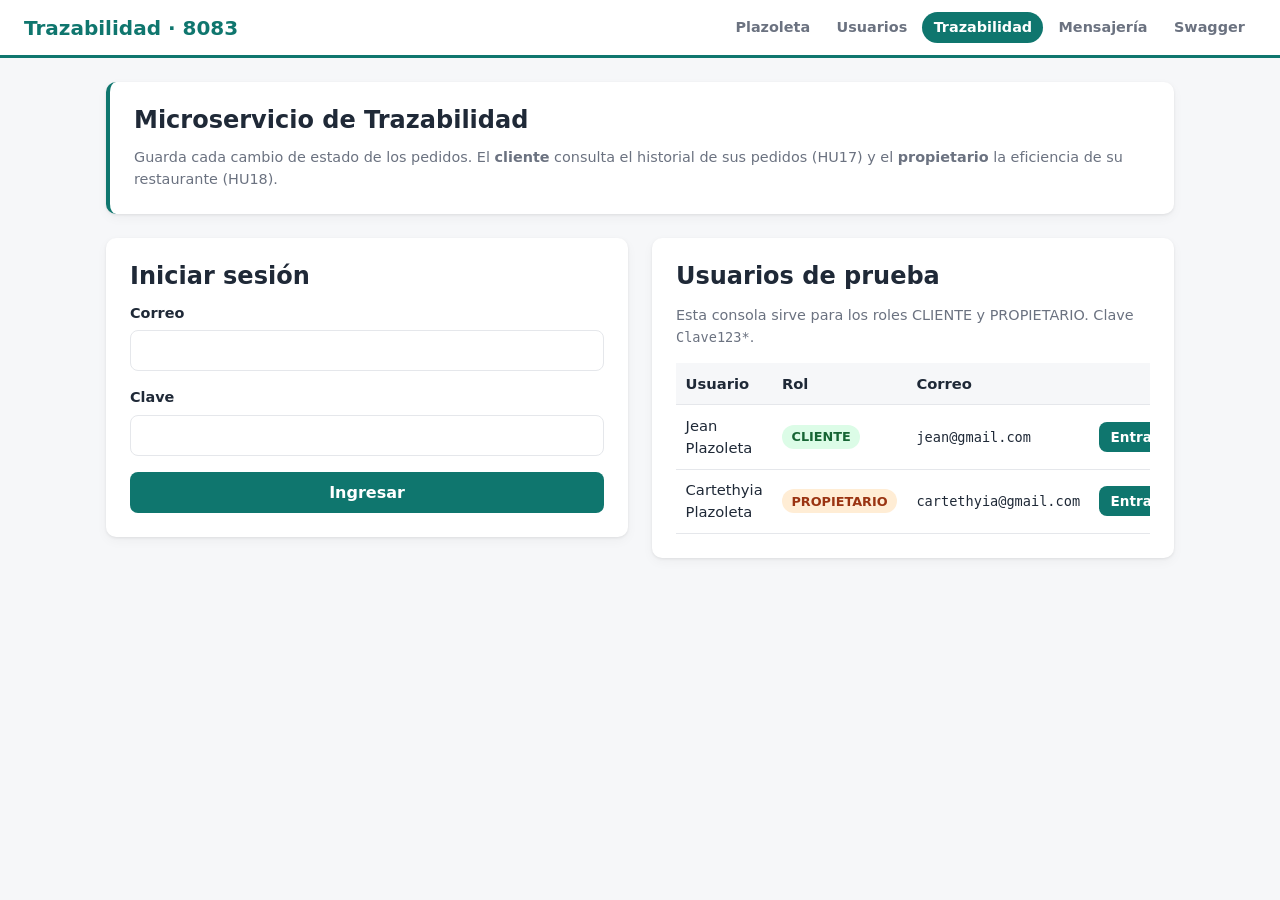
<file: trazabilidad/src/main/resources/front/index.html>
<!DOCTYPE html>
<html lang="es">
<head>
    <meta charset="UTF-8">
    <meta name="viewport" content="width=device-width, initial-scale=1.0">
    <title>Consola de Trazabilidad</title>
    <link rel="icon" href="data:,">
    <link rel="stylesheet" href="styles.css">
</head>
<body>
    <header class="barra">
        <span class="marca">Trazabilidad · 8083</span>
        <nav class="servicios" aria-label="Consolas de los microservicios">
            <a href="http://localhost:8082">Plazoleta</a>
            <a href="http://localhost:8081">Usuarios</a>
            <a href="http://localhost:8083" aria-current="page">Trazabilidad</a>
            <a href="http://localhost:8084">Mensajería</a>
            <a href="/swagger-ui.html" target="_blank" rel="noopener">Swagger</a>
        </nav>
        <div id="barra-sesion" class="barra-sesion" hidden>
            <span id="sesion"></span>
            <button id="logout" class="boton boton-secundario" type="button">Salir</button>
        </div>
    </header>

    <main class="contenedor">
        <section class="panel intro">
            <h1>Microservicio de Trazabilidad</h1>
            <p class="texto-suave">Guarda cada cambio de estado de los pedidos. El <strong>cliente</strong> consulta el
                historial de sus pedidos (HU17) y el <strong>propietario</strong> la eficiencia de su restaurante (HU18).</p>
        </section>

        <div id="vista-publica" class="columnas" hidden>
            <section class="panel">
                <h2>Iniciar sesión</h2>
                <form id="form-login" class="formulario formulario-columna">
                    <label>Correo<input name="correo" type="email" autocomplete="username" required></label>
                    <label>Clave<input name="clave" type="password" autocomplete="current-password" required></label>
                    <button class="boton" type="submit">Ingresar</button>
                </form>
                <p id="login-mensaje" hidden></p>
            </section>

            <section class="panel">
                <h2>Usuarios de prueba</h2>
                <p class="texto-suave">Esta consola sirve para los roles CLIENTE y PROPIETARIO. Clave <code>Clave123*</code>.</p>
                <div class="tabla-contenedor">
                    <table class="tabla">
                        <thead><tr><th>Usuario</th><th>Rol</th><th>Correo</th><th></th></tr></thead>
                        <tbody id="usuarios-prueba"></tbody>
                    </table>
                </div>
            </section>
        </div>

        <section id="vista-sin-acceso" class="panel" hidden>
            <h2>Sin vistas para este rol</h2>
            <p class="texto-suave">Trazabilidad solo expone consultas para CLIENTE y PROPIETARIO. Sal e ingresa con
                <code>jean@gmail.com</code> o <code>cartethyia@gmail.com</code>.</p>
        </section>

        <div id="vista-CLIENTE" class="pila" hidden>
            <section class="panel">
                <div class="encabezado-panel">
                    <h2>Mis pedidos</h2>
                    <button id="cliente-recargar" class="boton boton-secundario" type="button">Actualizar</button>
                </div>
                <p id="cliente-mensaje" hidden></p>
                <div class="tabla-contenedor">
                    <table class="tabla">
                        <thead><tr><th>Pedido</th><th>Creado</th><th>Último cambio</th><th>Estado actual</th><th></th></tr></thead>
                        <tbody id="cliente-pedidos"></tbody>
                    </table>
                </div>
                <form id="form-buscar" class="formulario" style="margin-top: 1.5rem">
                    <label>Consultar otro pedido por id<input name="idPedido" type="number" min="1" required></label>
                    <button class="boton boton-secundario" type="submit">Ver historial</button>
                </form>
            </section>

            <section id="cliente-historial" class="panel" hidden>
                <h2 id="cliente-titulo-historial"></h2>
                <ol id="cliente-linea" class="linea-tiempo"></ol>
            </section>
        </div>

        <div id="vista-PROPIETARIO" class="pila" hidden>
            <section class="panel">
                <div class="encabezado-panel">
                    <h2>Eficiencia de pedidos entregados</h2>
                    <button id="prop-recargar" class="boton boton-secundario" type="button">Actualizar</button>
                </div>
                <p class="texto-suave">Tiempo promedio desde que el cliente hace el pedido hasta que se entrega</p>
                <p class="metrica" id="prop-promedio">-</p>
                <p id="prop-mensaje" hidden></p>
                <div class="tabla-contenedor">
                    <table class="tabla">
                        <thead><tr><th>Pedido</th><th>Creado</th><th>Entregado</th><th>Duración</th><th>Comparación</th></tr></thead>
                        <tbody id="prop-pedidos"></tbody>
                    </table>
                </div>
                <nav id="prop-paginacion-pedidos" class="paginacion"></nav>
            </section>

            <section class="panel">
                <h2>Ranking de empleados</h2>
                <p class="texto-suave">Tiempo medio entre "en preparación" y "listo" en pedidos entregados. Menor es mejor.</p>
                <p id="ranking-mensaje" hidden></p>
                <div class="tabla-contenedor">
                    <table class="tabla">
                        <thead><tr><th>Posición</th><th>Empleado</th><th>Tiempo medio</th><th>Pedidos atendidos</th></tr></thead>
                        <tbody id="prop-ranking"></tbody>
                    </table>
                </div>
                <nav id="prop-paginacion-ranking" class="paginacion"></nav>
            </section>
        </div>
    </main>

    <script>
        "use strict";

        const CONFIG = Object.freeze({
            USUARIOS_URL: "http://localhost:8081",
            TRAZABILIDAD_URL: "http://localhost:8083"
        });
        const TOKEN_KEY = "plazoleta.token";
        const CLAVE_PRUEBA = "Clave123*";
        const USUARIOS_PRUEBA = [
            { nombre: "Jean Plazoleta", rol: "CLIENTE", correo: "jean@gmail.com" },
            { nombre: "Cartethyia Plazoleta", rol: "PROPIETARIO", correo: "cartethyia@gmail.com" }
        ];
        const ROLES_CON_VISTA = ["CLIENTE", "PROPIETARIO"];
        const TAMANO_TABLA = 5;
        const MILISEGUNDOS_POR_SEGUNDO = 1000;
        const SEGUNDOS_POR_MINUTO = 60;
        const HTTP_UNAUTHORIZED = 401;
        const MENSAJE_SIN_CONEXION = "No se pudo conectar con el servidor. Verifica que los microservicios estén encendidos.";

        const $ = (selector) => document.querySelector(selector);

        function h(tag, props = {}, ...children) {
            const elemento = document.createElement(tag);
            Object.entries(props).forEach(([clave, valor]) => {
                if (clave.startsWith("on")) {
                    elemento.addEventListener(clave.slice(2).toLowerCase(), valor);
                } else if (clave === "className") {
                    elemento.className = valor;
                } else if (valor !== false && valor !== null && valor !== undefined) {
                    elemento.setAttribute(clave, valor === true ? "" : valor);
                }
            });
            elemento.append(...children.flat()
                .filter((hijo) => hijo !== null && hijo !== undefined && hijo !== false)
                .map((hijo) => (hijo instanceof Node ? hijo : document.createTextNode(String(hijo)))));
            return elemento;
        }

        function mostrarMensaje(contenedor, texto, tipo = "error") {
            contenedor.textContent = texto;
            contenedor.className = `mensaje mensaje-${tipo}`;
            contenedor.hidden = false;
        }

        async function ejecutar(contenedor, accion) {
            contenedor.hidden = true;
            try {
                const texto = await accion();
                if (texto) {
                    mostrarMensaje(contenedor, texto, "exito");
                }
            } catch (error) {
                mostrarMensaje(contenedor, error.message);
            }
        }

        function llenarTabla(tbody, filas) {
            const columnas = tbody.closest("table").querySelectorAll("th").length;
            tbody.replaceChildren(...(filas.length ? filas
                : [h("tr", {}, h("td", { colspan: columnas, className: "vacio" }, "No hay registros para mostrar"))]));
        }

        function paginar(contenedor, pagina, alCambiar) {
            contenedor.replaceChildren(
                h("button", { type: "button", className: "boton boton-secundario", disabled: pagina.page === 0,
                    onClick: () => alCambiar(pagina.page - 1) }, "Anterior"),
                h("span", {}, `Página ${pagina.totalPages === 0 ? 0 : pagina.page + 1} de ${pagina.totalPages}`),
                h("button", { type: "button", className: "boton boton-secundario",
                    disabled: pagina.page + 1 >= pagina.totalPages, onClick: () => alCambiar(pagina.page + 1) }, "Siguiente"));
        }

        const badge = (texto) => h("span", { className: `estado estado-${texto.toLowerCase()}` }, texto.replace("_", " "));
        const formatoFecha = (iso) => new Date(iso).toLocaleString("es-CO");

        function formatoDuracion(segundos) {
            const total = Math.round(segundos);
            const minutos = Math.floor(total / SEGUNDOS_POR_MINUTO);
            return minutos > 0 ? `${minutos} min ${total % SEGUNDOS_POR_MINUTO} s` : `${total} s`;
        }

        function leerToken() {
            const token = sessionStorage.getItem(TOKEN_KEY);
            if (!token) {
                return null;
            }
            const base64 = token.split(".")[1].replace(/-/g, "+").replace(/_/g, "/");
            const payload = JSON.parse(new TextDecoder().decode(Uint8Array.from(atob(base64), (c) => c.charCodeAt(0))));
            if (payload.exp * MILISEGUNDOS_POR_SEGUNDO < Date.now()) {
                sessionStorage.removeItem(TOKEN_KEY);
                return null;
            }
            return { id: payload.id, correo: payload.sub, rol: payload.rol };
        }

        function cerrarSesion() {
            sessionStorage.removeItem(TOKEN_KEY);
            location.reload();
        }

        async function api(baseUrl, ruta, { method = "GET", body } = {}) {
            const token = sessionStorage.getItem(TOKEN_KEY);
            const headers = { "Content-Type": "application/json" };
            if (token) {
                headers.Authorization = `Bearer ${token}`;
            }
            let respuesta;
            try {
                respuesta = await fetch(baseUrl + ruta, { method, headers, body: body === undefined ? undefined : JSON.stringify(body) });
            } catch {
                throw new Error(MENSAJE_SIN_CONEXION);
            }
            const texto = await respuesta.text();
            const datos = texto ? JSON.parse(texto) : null;
            if (respuesta.status === HTTP_UNAUTHORIZED && token) {
                cerrarSesion();
            }
            if (!respuesta.ok) {
                throw new Error(datos?.mensaje ?? `Error ${respuesta.status}`);
            }
            return datos;
        }

        const trazabilidadApi = (ruta) => api(CONFIG.TRAZABILIDAD_URL, ruta);

        async function iniciarSesion(correo, clave) {
            const sesion = await api(CONFIG.USUARIOS_URL, "/auth/login", { method: "POST", body: { correo, clave } });
            sessionStorage.setItem(TOKEN_KEY, sesion.token);
            location.reload();
        }

        function mostrarVistaPublica() {
            $("#vista-publica").hidden = false;
            llenarTabla($("#usuarios-prueba"), USUARIOS_PRUEBA.map((usuario) => h("tr", {},
                h("td", {}, usuario.nombre),
                h("td", {}, badge(usuario.rol)),
                h("td", {}, h("code", {}, usuario.correo)),
                h("td", {}, h("button", { type: "button", className: "boton boton-pequeno",
                    onClick: () => ejecutar($("#login-mensaje"), () => iniciarSesion(usuario.correo, CLAVE_PRUEBA)) },
                    "Entrar")))));
            $("#form-login").addEventListener("submit", (evento) => {
                evento.preventDefault();
                const datos = new FormData(evento.target);
                ejecutar($("#login-mensaje"), () => iniciarSesion(datos.get("correo").trim(), datos.get("clave")));
            });
        }

        function iniciar() {
            $("#logout").addEventListener("click", cerrarSesion);
            const sesion = leerToken();
            if (!sesion) {
                mostrarVistaPublica();
                return;
            }
            $("#barra-sesion").hidden = false;
            $("#sesion").textContent = `${sesion.correo} · ${sesion.rol}`;
            if (!ROLES_CON_VISTA.includes(sesion.rol)) {
                $("#vista-sin-acceso").hidden = false;
                return;
            }
            $(`#vista-${sesion.rol}`).hidden = false;
            if (sesion.rol === "CLIENTE") {
                $("#cliente-recargar").addEventListener("click", cargarMisPedidos);
                $("#form-buscar").addEventListener("submit", (evento) => {
                    evento.preventDefault();
                    verHistorial(Number(new FormData(evento.target).get("idPedido")));
                });
                cargarMisPedidos();
            } else {
                $("#prop-recargar").addEventListener("click", () => {
                    cargarEficiencia(0);
                    cargarRanking(0);
                });
                cargarEficiencia(0);
                cargarRanking(0);
            }
        }

        function cargarMisPedidos() {
            return ejecutar($("#cliente-mensaje"), async () => {
                const pedidos = await trazabilidadApi("/trazabilidad/pedidos");
                llenarTabla($("#cliente-pedidos"), pedidos.map((pedido) => h("tr", { "data-pedido": pedido.idPedido },
                    h("td", {}, `#${pedido.idPedido}`),
                    h("td", {}, formatoFecha(pedido.fechaCreacion)),
                    h("td", {}, formatoFecha(pedido.fechaUltimoCambio)),
                    h("td", {}, badge(pedido.estadoActual)),
                    h("td", {}, h("button", { type: "button", className: "boton boton-pequeno",
                        onClick: () => verHistorial(pedido.idPedido) }, "Ver historial")))));
            });
        }

        function verHistorial(idPedido) {
            return ejecutar($("#cliente-mensaje"), async () => {
                const historial = await trazabilidadApi(`/trazabilidad/pedidos/${idPedido}`);
                document.querySelectorAll("#cliente-pedidos tr").forEach((fila) =>
                    fila.classList.toggle("seleccionada", fila.dataset.pedido === String(idPedido)));
                $("#cliente-titulo-historial").textContent = `Historial del pedido #${idPedido}`;
                $("#cliente-linea").replaceChildren(...historial.map((cambio) => h("li", {},
                    badge(cambio.estadoNuevo),
                    h("span", {}, formatoFecha(cambio.fecha)),
                    h("span", { className: "texto-suave" }, cambio.duracionSegundos === null ? "Estado final"
                        : `Tiempo en este estado: ${formatoDuracion(cambio.duracionSegundos)}`),
                    cambio.conSms === true ? h("span", { className: "estado estado-listo" }, "PIN enviado por SMS")
                        : cambio.conSms === false ? h("span", { className: "estado estado-pendiente" }, "Sin SMS (entrega sin PIN)") : null,
                    cambio.correoEmpleado ? h("span", { className: "texto-suave" }, `Empleado: ${cambio.correoEmpleado}`) : null)));
                $("#cliente-historial").hidden = false;
                $("#cliente-historial").scrollIntoView({ behavior: "smooth" });
            });
        }

        function cargarEficiencia(pagina) {
            return ejecutar($("#prop-mensaje"), async () => {
                const datos = await trazabilidadApi(`/trazabilidad/eficiencia/pedidos?page=${pagina}&size=${TAMANO_TABLA}`);
                $("#prop-promedio").textContent = datos.pedidos.totalElements ? formatoDuracion(datos.promedioSegundos) : "-";
                llenarTabla($("#prop-pedidos"), datos.pedidos.content.map((pedido) =>
                    h("tr", { className: pedido.superaPromedio ? "fila-alerta" : null },
                        h("td", {}, `#${pedido.idPedido}`),
                        h("td", {}, formatoFecha(pedido.fechaInicio)),
                        h("td", {}, formatoFecha(pedido.fechaEntrega)),
                        h("td", {}, formatoDuracion(pedido.duracionSegundos)),
                        h("td", {}, pedido.superaPromedio ? "Supera el promedio" : "Dentro del promedio"))));
                paginar($("#prop-paginacion-pedidos"), datos.pedidos, cargarEficiencia);
            });
        }

        function cargarRanking(pagina) {
            return ejecutar($("#ranking-mensaje"), async () => {
                const datos = await trazabilidadApi(`/trazabilidad/eficiencia/empleados?page=${pagina}&size=${TAMANO_TABLA}`);
                llenarTabla($("#prop-ranking"), datos.content.map((fila) => h("tr", {},
                    h("td", {}, fila.posicion),
                    h("td", {}, fila.correoEmpleado ?? `Empleado ${fila.idEmpleado}`),
                    h("td", {}, formatoDuracion(fila.promedioSegundos)),
                    h("td", {}, fila.pedidosAtendidos))));
                paginar($("#prop-paginacion-ranking"), datos, cargarRanking);
            });
        }

        iniciar();
    </script>
</body>
</html>
</file>
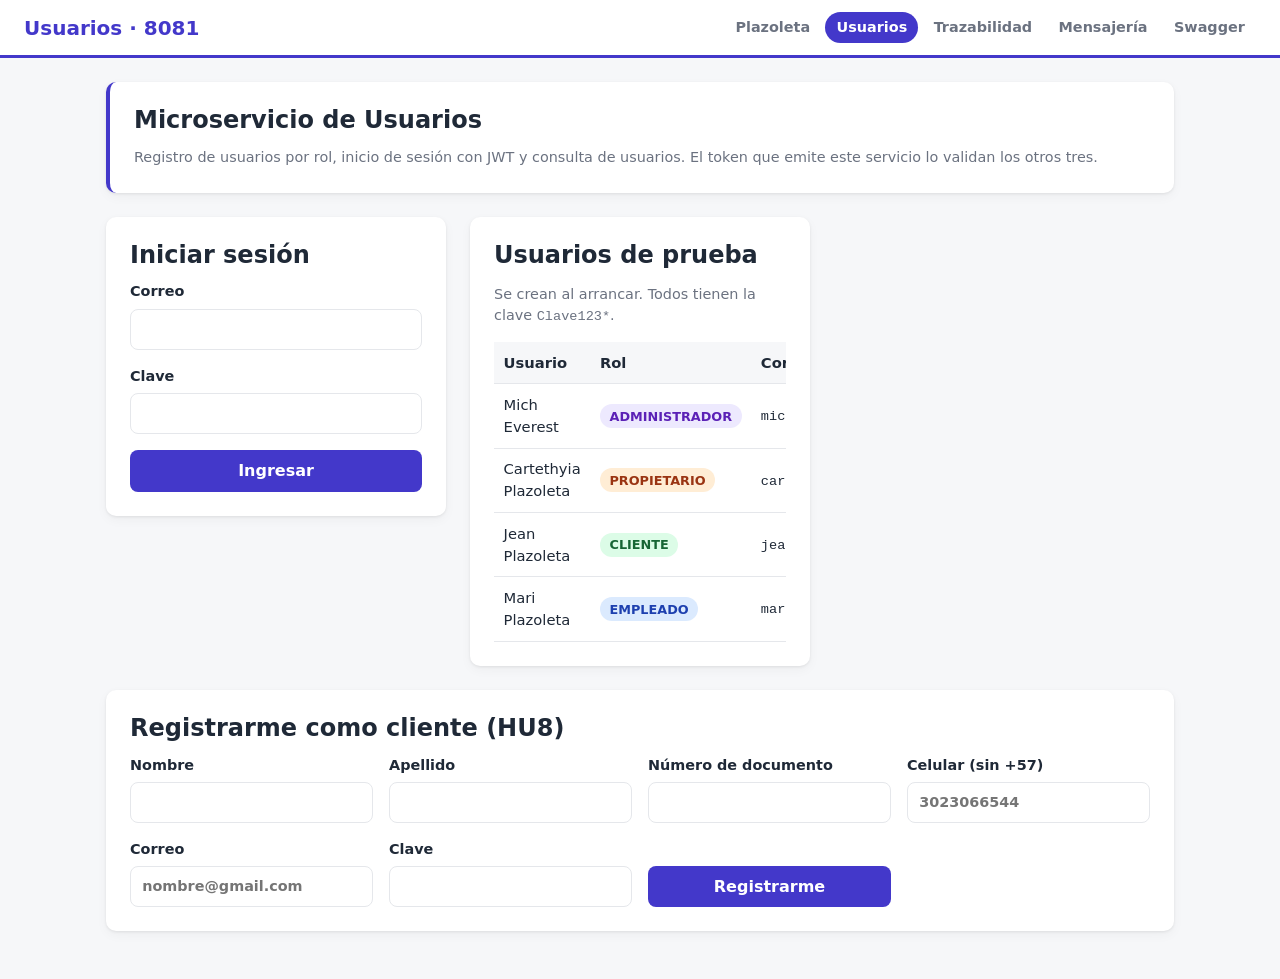
<file: usuarios/src/main/resources/front/index.html>
<!DOCTYPE html>
<html lang="es">
<head>
    <meta charset="UTF-8">
    <meta name="viewport" content="width=device-width, initial-scale=1.0">
    <title>Consola de Usuarios</title>
    <link rel="icon" href="data:,">
    <link rel="stylesheet" href="styles.css">
</head>
<body>
    <header class="barra">
        <span class="marca">Usuarios · 8081</span>
        <nav class="servicios" aria-label="Consolas de los microservicios">
            <a href="http://localhost:8082">Plazoleta</a>
            <a href="http://localhost:8081" aria-current="page">Usuarios</a>
            <a href="http://localhost:8083">Trazabilidad</a>
            <a href="http://localhost:8084">Mensajería</a>
            <a href="/swagger-ui.html" target="_blank" rel="noopener">Swagger</a>
        </nav>
        <div id="barra-sesion" class="barra-sesion" hidden>
            <span id="sesion"></span>
            <button id="logout" class="boton boton-secundario" type="button">Salir</button>
        </div>
    </header>

    <main class="contenedor">
        <section class="panel intro">
            <h1>Microservicio de Usuarios</h1>
            <p class="texto-suave">Registro de usuarios por rol, inicio de sesión con JWT y consulta de usuarios.
                El token que emite este servicio lo validan los otros tres.</p>
        </section>

        <div id="vista-publica" class="columnas" hidden>
            <section class="panel">
                <h2>Iniciar sesión</h2>
                <form id="form-login" class="formulario formulario-columna">
                    <label>Correo<input name="correo" type="email" autocomplete="username" required></label>
                    <label>Clave<input name="clave" type="password" autocomplete="current-password" required></label>
                    <button class="boton" type="submit">Ingresar</button>
                </form>
                <p id="login-mensaje" hidden></p>
            </section>

            <section class="panel">
                <h2>Usuarios de prueba</h2>
                <p class="texto-suave">Se crean al arrancar. Todos tienen la clave <code>Clave123*</code>.</p>
                <div class="tabla-contenedor">
                    <table class="tabla">
                        <thead><tr><th>Usuario</th><th>Rol</th><th>Correo</th><th></th></tr></thead>
                        <tbody id="usuarios-prueba"></tbody>
                    </table>
                </div>
            </section>

            <section class="panel ancho-completo">
                <h2>Registrarme como cliente (HU8)</h2>
                <form id="form-registro" class="formulario">
                    <label>Nombre<input name="nombre" required></label>
                    <label>Apellido<input name="apellido" required></label>
                    <label>Número de documento<input name="numeroDocumento" inputmode="numeric" required></label>
                    <label>Celular (sin +57)<input name="celular" type="tel" inputmode="numeric" pattern="3[0-9]{9}" maxlength="10" placeholder="3023066544" title="Celular colombiano: 10 dígitos que empiezan por 3, sin +57" required></label>
                    <label>Correo<input name="correo" type="email" placeholder="nombre@gmail.com" required></label>
                    <label>Clave<input name="clave" type="password" autocomplete="new-password" required></label>
                    <button class="boton" type="submit">Registrarme</button>
                </form>
                <p id="registro-mensaje" hidden></p>
            </section>
        </div>

        <div id="vista-privada" class="pila" hidden>
            <div class="columnas">
                <section class="panel">
                    <h2>Mi sesión</h2>
                    <dl class="datos">
                        <dt>Id</dt><dd id="sesion-id"></dd>
                        <dt>Correo</dt><dd id="sesion-correo"></dd>
                        <dt>Rol</dt><dd id="sesion-rol"></dd>
                        <dt>Vence</dt><dd id="sesion-vence"></dd>
                    </dl>
                    <label><span>Token JWT (para Swagger: botón <em>Authorize</em>)</span>
                        <textarea id="sesion-token" class="codigo" rows="4" readonly></textarea>
                    </label>
                    <div class="fila" style="margin-top: 0.75rem">
                        <button id="copiar-token" class="boton boton-secundario" type="button">Copiar token</button>
                    </div>
                    <p id="token-mensaje" hidden></p>
                </section>

                <section class="panel">
                    <h2>Consultar usuario por id</h2>
                    <form id="form-consulta" class="formulario">
                        <label>Id del usuario<input name="id" type="number" min="1" value="1" required></label>
                        <button class="boton" type="submit">Consultar</button>
                    </form>
                    <p id="consulta-mensaje" hidden></p>
                    <dl id="consulta-resultado" class="datos" style="margin-top: 1rem" hidden></dl>
                </section>
            </div>

            <section id="panel-usuarios" class="panel" hidden>
                <div class="encabezado-panel">
                    <h2>Usuarios registrados</h2>
                    <button id="recargar-usuarios" class="boton boton-secundario" type="button">Actualizar</button>
                </div>
                <p id="usuarios-mensaje" hidden></p>
                <div class="tabla-contenedor">
                    <table class="tabla">
                        <thead><tr><th>Id</th><th>Nombre</th><th>Correo</th><th>Celular</th><th>Rol</th></tr></thead>
                        <tbody id="tabla-usuarios"></tbody>
                    </table>
                </div>
            </section>

            <section id="panel-propietario" class="panel" hidden>
                <h2>Crear propietario (HU1)</h2>
                <form id="form-propietario" class="formulario">
                    <label>Nombre<input name="nombre" required></label>
                    <label>Apellido<input name="apellido" required></label>
                    <label>Número de documento<input name="numeroDocumento" inputmode="numeric" required></label>
                    <label>Celular (sin +57)<input name="celular" type="tel" inputmode="numeric" pattern="3[0-9]{9}" maxlength="10" placeholder="3023066544" title="Celular colombiano: 10 dígitos que empiezan por 3, sin +57" required></label>
                    <label>Fecha de nacimiento<input name="fechaNacimiento" type="date" required></label>
                    <label>Correo<input name="correo" type="email" placeholder="nombre@gmail.com" required></label>
                    <label>Clave<input name="clave" type="password" autocomplete="new-password" required></label>
                    <button class="boton" type="submit">Crear propietario</button>
                </form>
                <p id="propietario-mensaje" hidden></p>
            </section>

            <section id="panel-empleado" class="panel" hidden>
                <h2>Crear usuario empleado</h2>
                <p class="texto-suave">Usa <code>POST /usuarios/empleado</code>: crea el usuario con rol EMPLEADO pero
                    <strong>no lo vincula</strong> a tu restaurante. Para crearlo y vincularlo a la vez (HU6) usa la
                    <a href="http://localhost:8082">consola de Plazoleta</a>.</p>
                <form id="form-empleado" class="formulario">
                    <label>Nombre<input name="nombre" required></label>
                    <label>Apellido<input name="apellido" required></label>
                    <label>Número de documento<input name="numeroDocumento" inputmode="numeric" required></label>
                    <label>Celular (sin +57)<input name="celular" type="tel" inputmode="numeric" pattern="3[0-9]{9}" maxlength="10" placeholder="3023066544" title="Celular colombiano: 10 dígitos que empiezan por 3, sin +57" required></label>
                    <label>Correo<input name="correo" type="email" placeholder="nombre@gmail.com" required></label>
                    <label>Clave<input name="clave" type="password" autocomplete="new-password" required></label>
                    <button class="boton" type="submit">Crear empleado</button>
                </form>
                <p id="empleado-mensaje" hidden></p>
            </section>
        </div>
    </main>

    <script>
        "use strict";

        const CONFIG = Object.freeze({ USUARIOS_URL: "http://localhost:8081" });
        const TOKEN_KEY = "plazoleta.token";
        const CLAVE_PRUEBA = "Clave123*";
        const USUARIOS_PRUEBA = [
            { nombre: "Mich Everest", rol: "ADMINISTRADOR", correo: "mich@gmail.com" },
            { nombre: "Cartethyia Plazoleta", rol: "PROPIETARIO", correo: "cartethyia@gmail.com" },
            { nombre: "Jean Plazoleta", rol: "CLIENTE", correo: "jean@gmail.com" },
            { nombre: "Mari Plazoleta", rol: "EMPLEADO", correo: "mari@gmail.com" }
        ];
        const MILISEGUNDOS_POR_SEGUNDO = 1000;
        const HTTP_UNAUTHORIZED = 401;
        const MENSAJE_SIN_CONEXION = "No se pudo conectar con el servidor. Verifica que los microservicios estén encendidos.";

        const $ = (selector) => document.querySelector(selector);

        function h(tag, props = {}, ...children) {
            const elemento = document.createElement(tag);
            Object.entries(props).forEach(([clave, valor]) => {
                if (clave.startsWith("on")) {
                    elemento.addEventListener(clave.slice(2).toLowerCase(), valor);
                } else if (clave === "className") {
                    elemento.className = valor;
                } else if (valor !== false && valor !== null && valor !== undefined) {
                    elemento.setAttribute(clave, valor === true ? "" : valor);
                }
            });
            elemento.append(...children.flat()
                .filter((hijo) => hijo !== null && hijo !== undefined && hijo !== false)
                .map((hijo) => (hijo instanceof Node ? hijo : document.createTextNode(String(hijo)))));
            return elemento;
        }

        function mostrarMensaje(contenedor, texto, tipo = "error") {
            contenedor.textContent = texto;
            contenedor.className = `mensaje mensaje-${tipo}`;
            contenedor.hidden = false;
        }

        async function ejecutar(contenedor, accion) {
            contenedor.hidden = true;
            try {
                const texto = await accion();
                if (texto) {
                    mostrarMensaje(contenedor, texto, "exito");
                }
            } catch (error) {
                mostrarMensaje(contenedor, error.message);
            }
        }

        function alEnviar(selectorFormulario, selectorMensaje, accion, limpiar = true) {
            const formulario = $(selectorFormulario);
            formulario.addEventListener("submit", async (evento) => {
                evento.preventDefault();
                const boton = formulario.querySelector("button[type=submit]");
                boton.disabled = true;
                await ejecutar($(selectorMensaje), async () => {
                    const texto = await accion(datosDe(formulario));
                    if (limpiar) {
                        formulario.reset();
                    }
                    return texto;
                });
                boton.disabled = false;
            });
        }

        function datosDe(formulario) {
            return Object.fromEntries([...formulario.elements]
                .filter((campo) => campo.name)
                .map((campo) => [campo.name, campo.type === "password" ? campo.value : campo.value.trim()]));
        }

        function llenarTabla(tbody, filas) {
            const columnas = tbody.closest("table").querySelectorAll("th").length;
            tbody.replaceChildren(...(filas.length ? filas
                : [h("tr", {}, h("td", { colspan: columnas, className: "vacio" }, "No hay registros para mostrar"))]));
        }

        const badge = (texto) => h("span", { className: `estado estado-${texto.toLowerCase()}` }, texto.replace("_", " "));

        function leerToken() {
            const token = sessionStorage.getItem(TOKEN_KEY);
            if (!token) {
                return null;
            }
            const base64 = token.split(".")[1].replace(/-/g, "+").replace(/_/g, "/");
            const payload = JSON.parse(new TextDecoder().decode(Uint8Array.from(atob(base64), (c) => c.charCodeAt(0))));
            if (payload.exp * MILISEGUNDOS_POR_SEGUNDO < Date.now()) {
                sessionStorage.removeItem(TOKEN_KEY);
                return null;
            }
            return { token, id: payload.id, correo: payload.sub, rol: payload.rol, vence: new Date(payload.exp * MILISEGUNDOS_POR_SEGUNDO) };
        }

        function cerrarSesion() {
            sessionStorage.removeItem(TOKEN_KEY);
            location.reload();
        }

        async function api(ruta, { method = "GET", body } = {}) {
            const token = sessionStorage.getItem(TOKEN_KEY);
            const headers = { "Content-Type": "application/json" };
            if (token) {
                headers.Authorization = `Bearer ${token}`;
            }
            let respuesta;
            try {
                respuesta = await fetch(CONFIG.USUARIOS_URL + ruta,
                    { method, headers, body: body === undefined ? undefined : JSON.stringify(body) });
            } catch {
                throw new Error(MENSAJE_SIN_CONEXION);
            }
            const texto = await respuesta.text();
            const datos = texto ? JSON.parse(texto) : null;
            if (respuesta.status === HTTP_UNAUTHORIZED && token) {
                cerrarSesion();
            }
            if (!respuesta.ok) {
                throw new Error(datos?.mensaje ?? `Error ${respuesta.status}`);
            }
            return datos;
        }

        async function iniciarSesion(correo, clave) {
            const sesion = await api("/auth/login", { method: "POST", body: { correo, clave } });
            sessionStorage.setItem(TOKEN_KEY, sesion.token);
            location.reload();
        }

        function mostrarUsuariosPrueba() {
            llenarTabla($("#usuarios-prueba"), USUARIOS_PRUEBA.map((usuario) => h("tr", {},
                h("td", {}, usuario.nombre),
                h("td", {}, badge(usuario.rol)),
                h("td", {}, h("code", {}, usuario.correo)),
                h("td", {}, h("button", { type: "button", className: "boton boton-pequeno",
                    onClick: () => ejecutar($("#login-mensaje"), () => iniciarSesion(usuario.correo, CLAVE_PRUEBA)) },
                    "Entrar")))));
        }

        function iniciar() {
            $("#logout").addEventListener("click", cerrarSesion);
            const sesion = leerToken();
            if (!sesion) {
                $("#vista-publica").hidden = false;
                mostrarUsuariosPrueba();
                alEnviar("#form-login", "#login-mensaje", (datos) => iniciarSesion(datos.correo, datos.clave), false);
                alEnviar("#form-registro", "#registro-mensaje", async (datos) => {
                    const usuario = await api("/usuarios/cliente", { method: "POST", body: datos });
                    return `Cuenta de cliente creada con id ${usuario.id}. Ya puedes iniciar sesión.`;
                });
                return;
            }
            $("#barra-sesion").hidden = false;
            $("#sesion").textContent = `${sesion.correo} · ${sesion.rol}`;
            $("#vista-privada").hidden = false;
            $("#sesion-id").textContent = sesion.id;
            $("#sesion-correo").textContent = sesion.correo;
            $("#sesion-rol").replaceChildren(badge(sesion.rol));
            $("#sesion-vence").textContent = sesion.vence.toLocaleString("es-CO");
            $("#sesion-token").value = sesion.token;
            $("#copiar-token").addEventListener("click", () => ejecutar($("#token-mensaje"), async () => {
                await navigator.clipboard.writeText(sesion.token);
                return "Token copiado al portapapeles";
            }));
            alEnviar("#form-consulta", "#consulta-mensaje", async (datos) => {
                const usuario = await api(`/usuarios/${datos.id}`);
                $("#consulta-resultado").replaceChildren(
                    h("dt", {}, "Id"), h("dd", {}, usuario.id),
                    h("dt", {}, "Nombre"), h("dd", {}, usuario.nombre),
                    h("dt", {}, "Correo"), h("dd", {}, usuario.correo),
                    h("dt", {}, "Celular"), h("dd", {}, usuario.celular),
                    h("dt", {}, "Rol"), h("dd", {}, badge(usuario.rol)));
                $("#consulta-resultado").hidden = false;
            }, false);

            if (sesion.rol === "ADMINISTRADOR") {
                $("#panel-usuarios").hidden = false;
                $("#panel-propietario").hidden = false;
                $("#recargar-usuarios").addEventListener("click", cargarUsuarios);
                alEnviar("#form-propietario", "#propietario-mensaje", async (datos) => {
                    const usuario = await api("/usuarios/propietario", { method: "POST", body: datos });
                    await cargarUsuarios();
                    return `Propietario creado con id ${usuario.id}`;
                });
                cargarUsuarios();
            }
            if (sesion.rol === "PROPIETARIO") {
                $("#panel-empleado").hidden = false;
                alEnviar("#form-empleado", "#empleado-mensaje", async (datos) => {
                    const usuario = await api("/usuarios/empleado", { method: "POST", body: datos });
                    return `Usuario empleado creado con id ${usuario.id} (sin vincular a un restaurante)`;
                });
            }
        }

        function cargarUsuarios() {
            return ejecutar($("#usuarios-mensaje"), async () => {
                const usuarios = await api("/usuarios");
                llenarTabla($("#tabla-usuarios"), usuarios.map((usuario) => h("tr", {},
                    h("td", {}, usuario.id),
                    h("td", {}, usuario.nombre),
                    h("td", {}, usuario.correo),
                    h("td", {}, usuario.celular),
                    h("td", {}, badge(usuario.rol)))));
            });
        }

        iniciar();
    </script>
</body>
</html>
</file>
<file: mensajeria/src/main/resources/front/styles.css>
/* Consola web del microservicio Mensajería. Mismo diseño que la de Plazoleta, con color propio. */
:root {
    --color-primario: #a21caf;
    --color-primario-oscuro: #86198f;
    --color-texto: #1f2937;
    --color-suave: #6b7280;
    --color-borde: #e5e7eb;
    --color-fondo: #f6f7f9;
    --color-panel: #ffffff;
    --color-exito: #15803d;
    --color-error: #b91c1c;
    --radio: 10px;
    --sombra: 0 1px 3px rgba(0, 0, 0, 0.08), 0 4px 12px rgba(0, 0, 0, 0.04);
    font-family: system-ui, -apple-system, "Segoe UI", Roboto, sans-serif;
    color: var(--color-texto);
    background: var(--color-fondo);
}

* {
    box-sizing: border-box;
}

body {
    margin: 0;
    line-height: 1.5;
}

[hidden] {
    display: none !important;
}

h1, h2, h3 {
    margin: 0 0 0.75rem;
    line-height: 1.2;
}

a {
    color: var(--color-primario);
}

code, .codigo {
    font-family: ui-monospace, SFMono-Regular, Menlo, Consolas, monospace;
    font-size: 0.85rem;
}

.marca {
    font-weight: 700;
    font-size: 1.25rem;
    color: var(--color-primario);
}

.barra {
    display: flex;
    justify-content: space-between;
    align-items: center;
    gap: 0.75rem 1.5rem;
    flex-wrap: wrap;
    padding: 0.75rem 1.5rem;
    background: var(--color-panel);
    border-bottom: 3px solid var(--color-primario);
    position: sticky;
    top: 0;
    z-index: 1;
}

.servicios {
    display: flex;
    flex-wrap: wrap;
    gap: 0.25rem;
}

.servicios a {
    padding: 0.3rem 0.7rem;
    border-radius: 999px;
    text-decoration: none;
    color: var(--color-suave);
    font-size: 0.9rem;
    font-weight: 600;
}

.servicios a:hover {
    background: var(--color-fondo);
    color: var(--color-texto);
}

.servicios a[aria-current="page"] {
    background: var(--color-primario);
    color: #fff;
}

.barra-sesion {
    display: flex;
    align-items: center;
    gap: 0.75rem;
    color: var(--color-suave);
    font-size: 0.9rem;
}

.contenedor {
    max-width: 1100px;
    margin: 0 auto;
    padding: 1.5rem 1rem 3rem;
    display: grid;
    gap: 1.5rem;
}

.contenedor > * {
    min-width: 0;
}

.pila {
    display: grid;
    gap: 1.5rem;
}

.pila > * {
    min-width: 0;
}

.columnas {
    display: grid;
    grid-template-columns: repeat(auto-fit, minmax(320px, 1fr));
    gap: 1.5rem;
    align-items: start;
}

.columnas > * {
    min-width: 0;
}

.panel {
    background: var(--color-panel);
    border-radius: var(--radio);
    box-shadow: var(--sombra);
    padding: 1.5rem;
}

.encabezado-panel {
    display: flex;
    justify-content: space-between;
    align-items: center;
    gap: 1rem;
    flex-wrap: wrap;
    margin-bottom: 1rem;
}

.encabezado-panel h2 {
    margin: 0;
}

.intro {
    border-left: 4px solid var(--color-primario);
}

.intro p {
    margin: 0.25rem 0 0;
}

.formulario {
    display: grid;
    grid-template-columns: repeat(auto-fit, minmax(200px, 1fr));
    gap: 1rem;
    align-items: end;
}

.formulario-columna {
    grid-template-columns: 1fr;
}

.ancho-completo {
    grid-column: 1 / -1;
}

label {
    display: grid;
    gap: 0.35rem;
    font-size: 0.9rem;
    font-weight: 600;
}

input, select, textarea {
    font: inherit;
    padding: 0.55rem 0.7rem;
    border: 1px solid var(--color-borde);
    border-radius: 8px;
    background: #fff;
    width: 100%;
}

textarea.codigo {
    resize: vertical;
    word-break: break-all;
}

input:focus, select:focus, textarea:focus {
    outline: 2px solid var(--color-primario);
    outline-offset: 1px;
}

.boton {
    font: inherit;
    font-weight: 600;
    border: none;
    border-radius: 8px;
    padding: 0.55rem 1rem;
    background: var(--color-primario);
    color: #fff;
    cursor: pointer;
    white-space: nowrap;
}

.boton:hover:not(:disabled) {
    background: var(--color-primario-oscuro);
}

.boton:disabled {
    opacity: 0.5;
    cursor: not-allowed;
}

.boton-secundario {
    background: #fff;
    color: var(--color-texto);
    border: 1px solid var(--color-borde);
}

.boton-secundario:hover:not(:disabled) {
    background: var(--color-fondo);
}

.boton-pequeno {
    padding: 0.3rem 0.7rem;
    font-size: 0.85rem;
}

.mensaje {
    margin: 1rem 0 0;
    padding: 0.75rem 1rem;
    border-radius: 8px;
    font-weight: 500;
}

.mensaje-exito {
    background: #dcfce7;
    color: var(--color-exito);
}

.mensaje-error {
    background: #fee2e2;
    color: var(--color-error);
}

.mensaje-info {
    background: var(--color-fondo);
    color: var(--color-suave);
}

.texto-suave {
    color: var(--color-suave);
    font-size: 0.9rem;
}

.fila {
    display: flex;
    align-items: center;
    flex-wrap: wrap;
    gap: 0.5rem;
}

.datos {
    display: grid;
    grid-template-columns: max-content 1fr;
    gap: 0.4rem 1rem;
    margin: 0 0 1rem;
}

.datos dt {
    font-weight: 600;
    color: var(--color-suave);
}

.datos dd {
    margin: 0;
    overflow-wrap: anywhere;
}

.tabla-contenedor {
    overflow-x: auto;
}

.tabla {
    width: 100%;
    border-collapse: collapse;
    font-size: 0.92rem;
}

.tabla th, .tabla td {
    padding: 0.6rem;
    text-align: left;
    border-bottom: 1px solid var(--color-borde);
    vertical-align: middle;
}

.tabla th {
    background: var(--color-fondo);
    font-weight: 600;
}

.tabla tr.seleccionada td {
    background: #f1f5f9;
}

.vacio {
    text-align: center;
    color: var(--color-suave);
}

.fila-alerta {
    background: #fff7ed;
}

.paginacion {
    display: flex;
    justify-content: center;
    align-items: center;
    gap: 1rem;
    margin-top: 1rem;
    color: var(--color-suave);
}

.estado {
    display: inline-block;
    padding: 0.15rem 0.6rem;
    border-radius: 999px;
    font-size: 0.8rem;
    font-weight: 600;
    white-space: nowrap;
    background: var(--color-fondo);
    color: var(--color-texto);
}

.estado-pendiente { background: #fef3c7; color: #92400e; }
.estado-en_preparacion { background: #dbeafe; color: #1e40af; }
.estado-listo { background: #dcfce7; color: #166534; }
.estado-entregado { background: #e5e7eb; color: #374151; }
.estado-cancelado { background: #fee2e2; color: #991b1b; }
.estado-administrador { background: #ede9fe; color: #5b21b6; }
.estado-propietario { background: #ffedd5; color: #9a3412; }
.estado-empleado { background: #dbeafe; color: #1e40af; }
.estado-cliente { background: #dcfce7; color: #166534; }

.linea-tiempo {
    list-style: none;
    margin: 0;
    padding: 0 0 0 1.25rem;
    border-left: 3px solid var(--color-borde);
    display: grid;
    gap: 1rem;
}

.linea-tiempo li {
    display: flex;
    flex-wrap: wrap;
    align-items: center;
    gap: 0.75rem;
    position: relative;
}

.linea-tiempo li::before {
    content: "";
    position: absolute;
    left: -1.75rem;
    width: 0.8rem;
    height: 0.8rem;
    border-radius: 50%;
    background: var(--color-primario);
}

.metrica {
    font-size: 1.75rem;
    font-weight: 700;
    color: var(--color-primario);
}

@media (max-width: 600px) {
    .barra {
        padding: 0.75rem 1rem;
    }

    .panel {
        padding: 1rem;
    }

    .columnas {
        grid-template-columns: 1fr;
    }
}
</file>
<file: plazoleta/src/main/resources/front/styles.css>
:root {
    --color-primario: #c2410c;
    --color-primario-oscuro: #9a3412;
    --color-texto: #1f2937;
    --color-suave: #6b7280;
    --color-borde: #e5e7eb;
    --color-fondo: #f8f5f2;
    --color-panel: #ffffff;
    --color-exito: #15803d;
    --color-error: #b91c1c;
    --radio: 10px;
    --sombra: 0 1px 3px rgba(0, 0, 0, 0.08), 0 4px 12px rgba(0, 0, 0, 0.04);
    font-family: system-ui, -apple-system, "Segoe UI", Roboto, sans-serif;
    color: var(--color-texto);
    background: var(--color-fondo);
}

* {
    box-sizing: border-box;
}

body {
    margin: 0;
    line-height: 1.5;
}

[hidden] {
    display: none !important;
}

h1, h2, h3 {
    margin: 0 0 0.75rem;
    line-height: 1.2;
}

a, .enlace {
    color: var(--color-primario);
}

.enlace {
    font: inherit;
    background: none;
    border: none;
    padding: 0;
    text-decoration: underline;
    cursor: pointer;
}

.marca {
    font-weight: 700;
    font-size: 1.25rem;
    color: var(--color-primario);
}

.barra {
    display: flex;
    justify-content: space-between;
    align-items: center;
    gap: 0.75rem 1.5rem;
    flex-wrap: wrap;
    padding: 0.75rem 1.5rem;
    background: var(--color-panel);
    border-bottom: 3px solid var(--color-primario);
    position: sticky;
    top: 0;
    z-index: 1;
}

.servicios {
    display: flex;
    flex-wrap: wrap;
    gap: 0.25rem;
}

.servicios a {
    padding: 0.3rem 0.7rem;
    border-radius: 999px;
    text-decoration: none;
    color: var(--color-suave);
    font-size: 0.9rem;
    font-weight: 600;
}

.servicios a:hover {
    background: var(--color-fondo);
    color: var(--color-texto);
}

.servicios a[aria-current="page"] {
    background: var(--color-primario);
    color: #fff;
}

.ayuda {
    margin: 0 0 1rem;
    padding: 0.75rem 1rem;
    border-radius: 8px;
    background: #fff7ed;
    border-left: 4px solid var(--color-primario);
    font-size: 0.9rem;
}

.subtitulo {
    font-size: 1rem;
    margin: 1.5rem 0 0.25rem;
}

.usuarios-prueba {
    list-style: none;
    margin: 0.5rem 0 0;
    padding: 0;
    display: grid;
    grid-template-columns: repeat(auto-fill, minmax(150px, 1fr));
    gap: 0.5rem;
}

.usuario-prueba {
    width: 100%;
    display: grid;
    gap: 0.1rem;
    text-align: left;
}

.usuario-prueba .texto-suave {
    font-size: 0.75rem;
    font-weight: 500;
}

code {
    font-family: ui-monospace, SFMono-Regular, Menlo, Consolas, monospace;
    font-size: 0.85rem;
}

.barra-sesion {
    display: flex;
    align-items: center;
    gap: 0.75rem;
    color: var(--color-suave);
    font-size: 0.9rem;
}

.contenedor {
    max-width: 1100px;
    margin: 0 auto;
    padding: 1.5rem 1rem 3rem;
    display: grid;
    gap: 1.5rem;
}

#prop-gestion {
    display: grid;
    gap: 1.5rem;
}

.contenedor > *, #prop-gestion > * {
    min-width: 0;
}

.panel {
    background: var(--color-panel);
    border-radius: var(--radio);
    box-shadow: var(--sombra);
    padding: 1.5rem;
}

.encabezado-panel {
    display: flex;
    justify-content: space-between;
    align-items: center;
    gap: 1rem;
    flex-wrap: wrap;
    margin-bottom: 1rem;
}

.encabezado-panel h2 {
    margin: 0;
}

.pagina-auth {
    min-height: calc(100vh - 4rem);
    display: grid;
    place-items: center;
    padding: 1rem;
}

.auth {
    width: min(420px, 100%);
    background: var(--color-panel);
    border-radius: var(--radio);
    box-shadow: var(--sombra);
    padding: 2rem;
}

.formulario {
    display: grid;
    grid-template-columns: repeat(auto-fit, minmax(220px, 1fr));
    gap: 1rem;
    align-items: end;
}

.formulario-columna {
    grid-template-columns: 1fr;
}

.ancho-completo {
    grid-column: 1 / -1;
}

label {
    display: grid;
    gap: 0.35rem;
    font-size: 0.9rem;
    font-weight: 600;
}

input, select, textarea {
    font: inherit;
    padding: 0.55rem 0.7rem;
    border: 1px solid var(--color-borde);
    border-radius: 8px;
    background: #fff;
    width: 100%;
}

input:focus, select:focus, textarea:focus {
    outline: 2px solid var(--color-primario);
    outline-offset: 1px;
}

.filtro {
    display: flex;
    align-items: center;
    gap: 0.5rem;
}

.filtro select {
    width: auto;
}

.boton {
    font: inherit;
    font-weight: 600;
    border: none;
    border-radius: 8px;
    padding: 0.55rem 1rem;
    background: var(--color-primario);
    color: #fff;
    cursor: pointer;
    white-space: nowrap;
}

.boton:hover:not(:disabled) {
    background: var(--color-primario-oscuro);
}

.boton:disabled {
    opacity: 0.5;
    cursor: not-allowed;
}

.boton-secundario {
    background: #fff;
    color: var(--color-texto);
    border: 1px solid var(--color-borde);
}

.boton-secundario:hover:not(:disabled) {
    background: var(--color-fondo);
}

.boton-peligro {
    background: var(--color-error);
}

.boton-peligro:hover:not(:disabled) {
    background: #7f1d1d;
}

.mensaje {
    margin: 1rem 0 0;
    padding: 0.75rem 1rem;
    border-radius: 8px;
    font-weight: 500;
}

.mensaje-exito {
    background: #dcfce7;
    color: var(--color-exito);
}

.mensaje-error {
    background: #fee2e2;
    color: var(--color-error);
}

.texto-suave {
    color: var(--color-suave);
    font-size: 0.9rem;
}

.grilla {
    display: grid;
    grid-template-columns: repeat(auto-fill, minmax(220px, 1fr));
    gap: 1rem;
}

.tarjeta {
    display: flex;
    flex-direction: column;
    gap: 0.5rem;
    padding: 1rem;
    border: 1px solid var(--color-borde);
    border-radius: var(--radio);
}

.tarjeta h3, .tarjeta p {
    margin: 0;
}

.tarjeta .boton {
    margin-top: auto;
}

.tarjeta-imagen {
    width: 100%;
    aspect-ratio: 16 / 9;
    object-fit: cover;
    border-radius: 8px;
    background: var(--color-fondo);
}

.precio {
    font-weight: 700;
    color: var(--color-primario-oscuro);
}

.fila {
    display: flex;
    align-items: center;
    gap: 0.5rem;
}

.fila-espaciada {
    justify-content: space-between;
    padding: 0.5rem 0;
    border-bottom: 1px solid var(--color-borde);
}

.cantidad, .pin, .precio-input {
    width: 6rem;
}

.carrito {
    margin-top: 1.5rem;
    padding-top: 1rem;
    border-top: 2px dashed var(--color-borde);
}

.lista {
    list-style: none;
    margin: 0 0 1rem;
    padding: 0;
}

.total {
    font-size: 1.1rem;
}

.paginacion {
    display: flex;
    justify-content: center;
    align-items: center;
    gap: 1rem;
    margin-top: 1rem;
    color: var(--color-suave);
}

.tabla-contenedor {
    overflow-x: auto;
}

.tabla {
    width: 100%;
    border-collapse: collapse;
    font-size: 0.92rem;
}

.tabla th, .tabla td {
    padding: 0.6rem;
    text-align: left;
    border-bottom: 1px solid var(--color-borde);
    vertical-align: middle;
}

.tabla th {
    background: var(--color-fondo);
    font-weight: 600;
}

.tabla td small {
    display: block;
}

.acciones {
    white-space: nowrap;
}

.acciones > * + * {
    margin-left: 0.5rem;
}

.vacio {
    text-align: center;
    color: var(--color-suave);
}

.fila-alerta {
    background: #fff7ed;
}

.estado {
    display: inline-block;
    padding: 0.15rem 0.6rem;
    border-radius: 999px;
    font-size: 0.8rem;
    font-weight: 600;
    white-space: nowrap;
}

.estado-pendiente {
    background: #fef3c7;
    color: #92400e;
}

.estado-en_preparacion {
    background: #dbeafe;
    color: #1e40af;
}

.estado-listo {
    background: #dcfce7;
    color: #166534;
}

.estado-entregado {
    background: #e5e7eb;
    color: #374151;
}

.estado-cancelado {
    background: #fee2e2;
    color: #991b1b;
}

.restaurante {
    display: flex;
    align-items: center;
    gap: 1rem;
}

.restaurante h3, .restaurante p {
    margin: 0;
}

.logo {
    width: 96px;
    height: 96px;
    object-fit: cover;
    border-radius: var(--radio);
    background: var(--color-fondo);
}

.linea-tiempo {
    list-style: none;
    margin: 0;
    padding: 0 0 0 1.25rem;
    border-left: 3px solid var(--color-borde);
    display: grid;
    gap: 1rem;
}

.linea-tiempo li {
    display: flex;
    flex-wrap: wrap;
    align-items: center;
    gap: 0.75rem;
    position: relative;
}

.linea-tiempo li::before {
    content: "";
    position: absolute;
    left: -1.75rem;
    width: 0.8rem;
    height: 0.8rem;
    border-radius: 50%;
    background: var(--color-primario);
}

@media (max-width: 600px) {
    .barra {
        padding: 0.75rem 1rem;
    }

    .panel, .auth {
        padding: 1rem;
    }

    .restaurante {
        flex-direction: column;
        align-items: flex-start;
    }
}
</file>
<file: trazabilidad/src/main/resources/front/styles.css>
/* Consola web del microservicio Trazabilidad. Mismo diseño que la de Plazoleta, con color propio. */
:root {
    --color-primario: #0f766e;
    --color-primario-oscuro: #115e59;
    --color-texto: #1f2937;
    --color-suave: #6b7280;
    --color-borde: #e5e7eb;
    --color-fondo: #f6f7f9;
    --color-panel: #ffffff;
    --color-exito: #15803d;
    --color-error: #b91c1c;
    --radio: 10px;
    --sombra: 0 1px 3px rgba(0, 0, 0, 0.08), 0 4px 12px rgba(0, 0, 0, 0.04);
    font-family: system-ui, -apple-system, "Segoe UI", Roboto, sans-serif;
    color: var(--color-texto);
    background: var(--color-fondo);
}

* {
    box-sizing: border-box;
}

body {
    margin: 0;
    line-height: 1.5;
}

[hidden] {
    display: none !important;
}

h1, h2, h3 {
    margin: 0 0 0.75rem;
    line-height: 1.2;
}

a {
    color: var(--color-primario);
}

code, .codigo {
    font-family: ui-monospace, SFMono-Regular, Menlo, Consolas, monospace;
    font-size: 0.85rem;
}

.marca {
    font-weight: 700;
    font-size: 1.25rem;
    color: var(--color-primario);
}

.barra {
    display: flex;
    justify-content: space-between;
    align-items: center;
    gap: 0.75rem 1.5rem;
    flex-wrap: wrap;
    padding: 0.75rem 1.5rem;
    background: var(--color-panel);
    border-bottom: 3px solid var(--color-primario);
    position: sticky;
    top: 0;
    z-index: 1;
}

.servicios {
    display: flex;
    flex-wrap: wrap;
    gap: 0.25rem;
}

.servicios a {
    padding: 0.3rem 0.7rem;
    border-radius: 999px;
    text-decoration: none;
    color: var(--color-suave);
    font-size: 0.9rem;
    font-weight: 600;
}

.servicios a:hover {
    background: var(--color-fondo);
    color: var(--color-texto);
}

.servicios a[aria-current="page"] {
    background: var(--color-primario);
    color: #fff;
}

.barra-sesion {
    display: flex;
    align-items: center;
    gap: 0.75rem;
    color: var(--color-suave);
    font-size: 0.9rem;
}

.contenedor {
    max-width: 1100px;
    margin: 0 auto;
    padding: 1.5rem 1rem 3rem;
    display: grid;
    gap: 1.5rem;
}

.contenedor > * {
    min-width: 0;
}

.pila {
    display: grid;
    gap: 1.5rem;
}

.pila > * {
    min-width: 0;
}

.columnas {
    display: grid;
    grid-template-columns: repeat(auto-fit, minmax(320px, 1fr));
    gap: 1.5rem;
    align-items: start;
}

.columnas > * {
    min-width: 0;
}

.panel {
    background: var(--color-panel);
    border-radius: var(--radio);
    box-shadow: var(--sombra);
    padding: 1.5rem;
}

.encabezado-panel {
    display: flex;
    justify-content: space-between;
    align-items: center;
    gap: 1rem;
    flex-wrap: wrap;
    margin-bottom: 1rem;
}

.encabezado-panel h2 {
    margin: 0;
}

.intro {
    border-left: 4px solid var(--color-primario);
}

.intro p {
    margin: 0.25rem 0 0;
}

.formulario {
    display: grid;
    grid-template-columns: repeat(auto-fit, minmax(200px, 1fr));
    gap: 1rem;
    align-items: end;
}

.formulario-columna {
    grid-template-columns: 1fr;
}

.ancho-completo {
    grid-column: 1 / -1;
}

label {
    display: grid;
    gap: 0.35rem;
    font-size: 0.9rem;
    font-weight: 600;
}

input, select, textarea {
    font: inherit;
    padding: 0.55rem 0.7rem;
    border: 1px solid var(--color-borde);
    border-radius: 8px;
    background: #fff;
    width: 100%;
}

textarea.codigo {
    resize: vertical;
    word-break: break-all;
}

input:focus, select:focus, textarea:focus {
    outline: 2px solid var(--color-primario);
    outline-offset: 1px;
}

.boton {
    font: inherit;
    font-weight: 600;
    border: none;
    border-radius: 8px;
    padding: 0.55rem 1rem;
    background: var(--color-primario);
    color: #fff;
    cursor: pointer;
    white-space: nowrap;
}

.boton:hover:not(:disabled) {
    background: var(--color-primario-oscuro);
}

.boton:disabled {
    opacity: 0.5;
    cursor: not-allowed;
}

.boton-secundario {
    background: #fff;
    color: var(--color-texto);
    border: 1px solid var(--color-borde);
}

.boton-secundario:hover:not(:disabled) {
    background: var(--color-fondo);
}

.boton-pequeno {
    padding: 0.3rem 0.7rem;
    font-size: 0.85rem;
}

.mensaje {
    margin: 1rem 0 0;
    padding: 0.75rem 1rem;
    border-radius: 8px;
    font-weight: 500;
}

.mensaje-exito {
    background: #dcfce7;
    color: var(--color-exito);
}

.mensaje-error {
    background: #fee2e2;
    color: var(--color-error);
}

.mensaje-info {
    background: var(--color-fondo);
    color: var(--color-suave);
}

.texto-suave {
    color: var(--color-suave);
    font-size: 0.9rem;
}

.fila {
    display: flex;
    align-items: center;
    flex-wrap: wrap;
    gap: 0.5rem;
}

.datos {
    display: grid;
    grid-template-columns: max-content 1fr;
    gap: 0.4rem 1rem;
    margin: 0 0 1rem;
}

.datos dt {
    font-weight: 600;
    color: var(--color-suave);
}

.datos dd {
    margin: 0;
    overflow-wrap: anywhere;
}

.tabla-contenedor {
    overflow-x: auto;
}

.tabla {
    width: 100%;
    border-collapse: collapse;
    font-size: 0.92rem;
}

.tabla th, .tabla td {
    padding: 0.6rem;
    text-align: left;
    border-bottom: 1px solid var(--color-borde);
    vertical-align: middle;
}

.tabla th {
    background: var(--color-fondo);
    font-weight: 600;
}

.tabla tr.seleccionada td {
    background: #f1f5f9;
}

.vacio {
    text-align: center;
    color: var(--color-suave);
}

.fila-alerta {
    background: #fff7ed;
}

.paginacion {
    display: flex;
    justify-content: center;
    align-items: center;
    gap: 1rem;
    margin-top: 1rem;
    color: var(--color-suave);
}

.estado {
    display: inline-block;
    padding: 0.15rem 0.6rem;
    border-radius: 999px;
    font-size: 0.8rem;
    font-weight: 600;
    white-space: nowrap;
    background: var(--color-fondo);
    color: var(--color-texto);
}

.estado-pendiente { background: #fef3c7; color: #92400e; }
.estado-en_preparacion { background: #dbeafe; color: #1e40af; }
.estado-listo { background: #dcfce7; color: #166534; }
.estado-entregado { background: #e5e7eb; color: #374151; }
.estado-cancelado { background: #fee2e2; color: #991b1b; }
.estado-administrador { background: #ede9fe; color: #5b21b6; }
.estado-propietario { background: #ffedd5; color: #9a3412; }
.estado-empleado { background: #dbeafe; color: #1e40af; }
.estado-cliente { background: #dcfce7; color: #166534; }

.linea-tiempo {
    list-style: none;
    margin: 0;
    padding: 0 0 0 1.25rem;
    border-left: 3px solid var(--color-borde);
    display: grid;
    gap: 1rem;
}

.linea-tiempo li {
    display: flex;
    flex-wrap: wrap;
    align-items: center;
    gap: 0.75rem;
    position: relative;
}

.linea-tiempo li::before {
    content: "";
    position: absolute;
    left: -1.75rem;
    width: 0.8rem;
    height: 0.8rem;
    border-radius: 50%;
    background: var(--color-primario);
}

.metrica {
    font-size: 1.75rem;
    font-weight: 700;
    color: var(--color-primario);
}

@media (max-width: 600px) {
    .barra {
        padding: 0.75rem 1rem;
    }

    .panel {
        padding: 1rem;
    }

    .columnas {
        grid-template-columns: 1fr;
    }
}
</file>
<file: usuarios/src/main/resources/front/styles.css>
/* Consola web del microservicio Usuarios. Mismo diseño que la de Plazoleta, con color propio. */
:root {
    --color-primario: #4338ca;
    --color-primario-oscuro: #3730a3;
    --color-texto: #1f2937;
    --color-suave: #6b7280;
    --color-borde: #e5e7eb;
    --color-fondo: #f6f7f9;
    --color-panel: #ffffff;
    --color-exito: #15803d;
    --color-error: #b91c1c;
    --radio: 10px;
    --sombra: 0 1px 3px rgba(0, 0, 0, 0.08), 0 4px 12px rgba(0, 0, 0, 0.04);
    font-family: system-ui, -apple-system, "Segoe UI", Roboto, sans-serif;
    color: var(--color-texto);
    background: var(--color-fondo);
}

* {
    box-sizing: border-box;
}

body {
    margin: 0;
    line-height: 1.5;
}

[hidden] {
    display: none !important;
}

h1, h2, h3 {
    margin: 0 0 0.75rem;
    line-height: 1.2;
}

a {
    color: var(--color-primario);
}

code, .codigo {
    font-family: ui-monospace, SFMono-Regular, Menlo, Consolas, monospace;
    font-size: 0.85rem;
}

.marca {
    font-weight: 700;
    font-size: 1.25rem;
    color: var(--color-primario);
}

.barra {
    display: flex;
    justify-content: space-between;
    align-items: center;
    gap: 0.75rem 1.5rem;
    flex-wrap: wrap;
    padding: 0.75rem 1.5rem;
    background: var(--color-panel);
    border-bottom: 3px solid var(--color-primario);
    position: sticky;
    top: 0;
    z-index: 1;
}

.servicios {
    display: flex;
    flex-wrap: wrap;
    gap: 0.25rem;
}

.servicios a {
    padding: 0.3rem 0.7rem;
    border-radius: 999px;
    text-decoration: none;
    color: var(--color-suave);
    font-size: 0.9rem;
    font-weight: 600;
}

.servicios a:hover {
    background: var(--color-fondo);
    color: var(--color-texto);
}

.servicios a[aria-current="page"] {
    background: var(--color-primario);
    color: #fff;
}

.barra-sesion {
    display: flex;
    align-items: center;
    gap: 0.75rem;
    color: var(--color-suave);
    font-size: 0.9rem;
}

.contenedor {
    max-width: 1100px;
    margin: 0 auto;
    padding: 1.5rem 1rem 3rem;
    display: grid;
    gap: 1.5rem;
}

.contenedor > * {
    min-width: 0;
}

.pila {
    display: grid;
    gap: 1.5rem;
}

.pila > * {
    min-width: 0;
}

.columnas {
    display: grid;
    grid-template-columns: repeat(auto-fit, minmax(320px, 1fr));
    gap: 1.5rem;
    align-items: start;
}

.columnas > * {
    min-width: 0;
}

.panel {
    background: var(--color-panel);
    border-radius: var(--radio);
    box-shadow: var(--sombra);
    padding: 1.5rem;
}

.encabezado-panel {
    display: flex;
    justify-content: space-between;
    align-items: center;
    gap: 1rem;
    flex-wrap: wrap;
    margin-bottom: 1rem;
}

.encabezado-panel h2 {
    margin: 0;
}

.intro {
    border-left: 4px solid var(--color-primario);
}

.intro p {
    margin: 0.25rem 0 0;
}

.formulario {
    display: grid;
    grid-template-columns: repeat(auto-fit, minmax(200px, 1fr));
    gap: 1rem;
    align-items: end;
}

.formulario-columna {
    grid-template-columns: 1fr;
}

.ancho-completo {
    grid-column: 1 / -1;
}

label {
    display: grid;
    gap: 0.35rem;
    font-size: 0.9rem;
    font-weight: 600;
}

input, select, textarea {
    font: inherit;
    padding: 0.55rem 0.7rem;
    border: 1px solid var(--color-borde);
    border-radius: 8px;
    background: #fff;
    width: 100%;
}

textarea.codigo {
    resize: vertical;
    word-break: break-all;
}

input:focus, select:focus, textarea:focus {
    outline: 2px solid var(--color-primario);
    outline-offset: 1px;
}

.boton {
    font: inherit;
    font-weight: 600;
    border: none;
    border-radius: 8px;
    padding: 0.55rem 1rem;
    background: var(--color-primario);
    color: #fff;
    cursor: pointer;
    white-space: nowrap;
}

.boton:hover:not(:disabled) {
    background: var(--color-primario-oscuro);
}

.boton:disabled {
    opacity: 0.5;
    cursor: not-allowed;
}

.boton-secundario {
    background: #fff;
    color: var(--color-texto);
    border: 1px solid var(--color-borde);
}

.boton-secundario:hover:not(:disabled) {
    background: var(--color-fondo);
}

.boton-pequeno {
    padding: 0.3rem 0.7rem;
    font-size: 0.85rem;
}

.mensaje {
    margin: 1rem 0 0;
    padding: 0.75rem 1rem;
    border-radius: 8px;
    font-weight: 500;
}

.mensaje-exito {
    background: #dcfce7;
    color: var(--color-exito);
}

.mensaje-error {
    background: #fee2e2;
    color: var(--color-error);
}

.mensaje-info {
    background: var(--color-fondo);
    color: var(--color-suave);
}

.texto-suave {
    color: var(--color-suave);
    font-size: 0.9rem;
}

.fila {
    display: flex;
    align-items: center;
    flex-wrap: wrap;
    gap: 0.5rem;
}

.datos {
    display: grid;
    grid-template-columns: max-content 1fr;
    gap: 0.4rem 1rem;
    margin: 0 0 1rem;
}

.datos dt {
    font-weight: 600;
    color: var(--color-suave);
}

.datos dd {
    margin: 0;
    overflow-wrap: anywhere;
}

.tabla-contenedor {
    overflow-x: auto;
}

.tabla {
    width: 100%;
    border-collapse: collapse;
    font-size: 0.92rem;
}

.tabla th, .tabla td {
    padding: 0.6rem;
    text-align: left;
    border-bottom: 1px solid var(--color-borde);
    vertical-align: middle;
}

.tabla th {
    background: var(--color-fondo);
    font-weight: 600;
}

.tabla tr.seleccionada td {
    background: #f1f5f9;
}

.vacio {
    text-align: center;
    color: var(--color-suave);
}

.fila-alerta {
    background: #fff7ed;
}

.paginacion {
    display: flex;
    justify-content: center;
    align-items: center;
    gap: 1rem;
    margin-top: 1rem;
    color: var(--color-suave);
}

.estado {
    display: inline-block;
    padding: 0.15rem 0.6rem;
    border-radius: 999px;
    font-size: 0.8rem;
    font-weight: 600;
    white-space: nowrap;
    background: var(--color-fondo);
    color: var(--color-texto);
}

.estado-pendiente { background: #fef3c7; color: #92400e; }
.estado-en_preparacion { background: #dbeafe; color: #1e40af; }
.estado-listo { background: #dcfce7; color: #166534; }
.estado-entregado { background: #e5e7eb; color: #374151; }
.estado-cancelado { background: #fee2e2; color: #991b1b; }
.estado-administrador { background: #ede9fe; color: #5b21b6; }
.estado-propietario { background: #ffedd5; color: #9a3412; }
.estado-empleado { background: #dbeafe; color: #1e40af; }
.estado-cliente { background: #dcfce7; color: #166534; }

.linea-tiempo {
    list-style: none;
    margin: 0;
    padding: 0 0 0 1.25rem;
    border-left: 3px solid var(--color-borde);
    display: grid;
    gap: 1rem;
}

.linea-tiempo li {
    display: flex;
    flex-wrap: wrap;
    align-items: center;
    gap: 0.75rem;
    position: relative;
}

.linea-tiempo li::before {
    content: "";
    position: absolute;
    left: -1.75rem;
    width: 0.8rem;
    height: 0.8rem;
    border-radius: 50%;
    background: var(--color-primario);
}

.metrica {
    font-size: 1.75rem;
    font-weight: 700;
    color: var(--color-primario);
}

@media (max-width: 600px) {
    .barra {
        padding: 0.75rem 1rem;
    }

    .panel {
        padding: 1rem;
    }

    .columnas {
        grid-template-columns: 1fr;
    }
}
</file>
